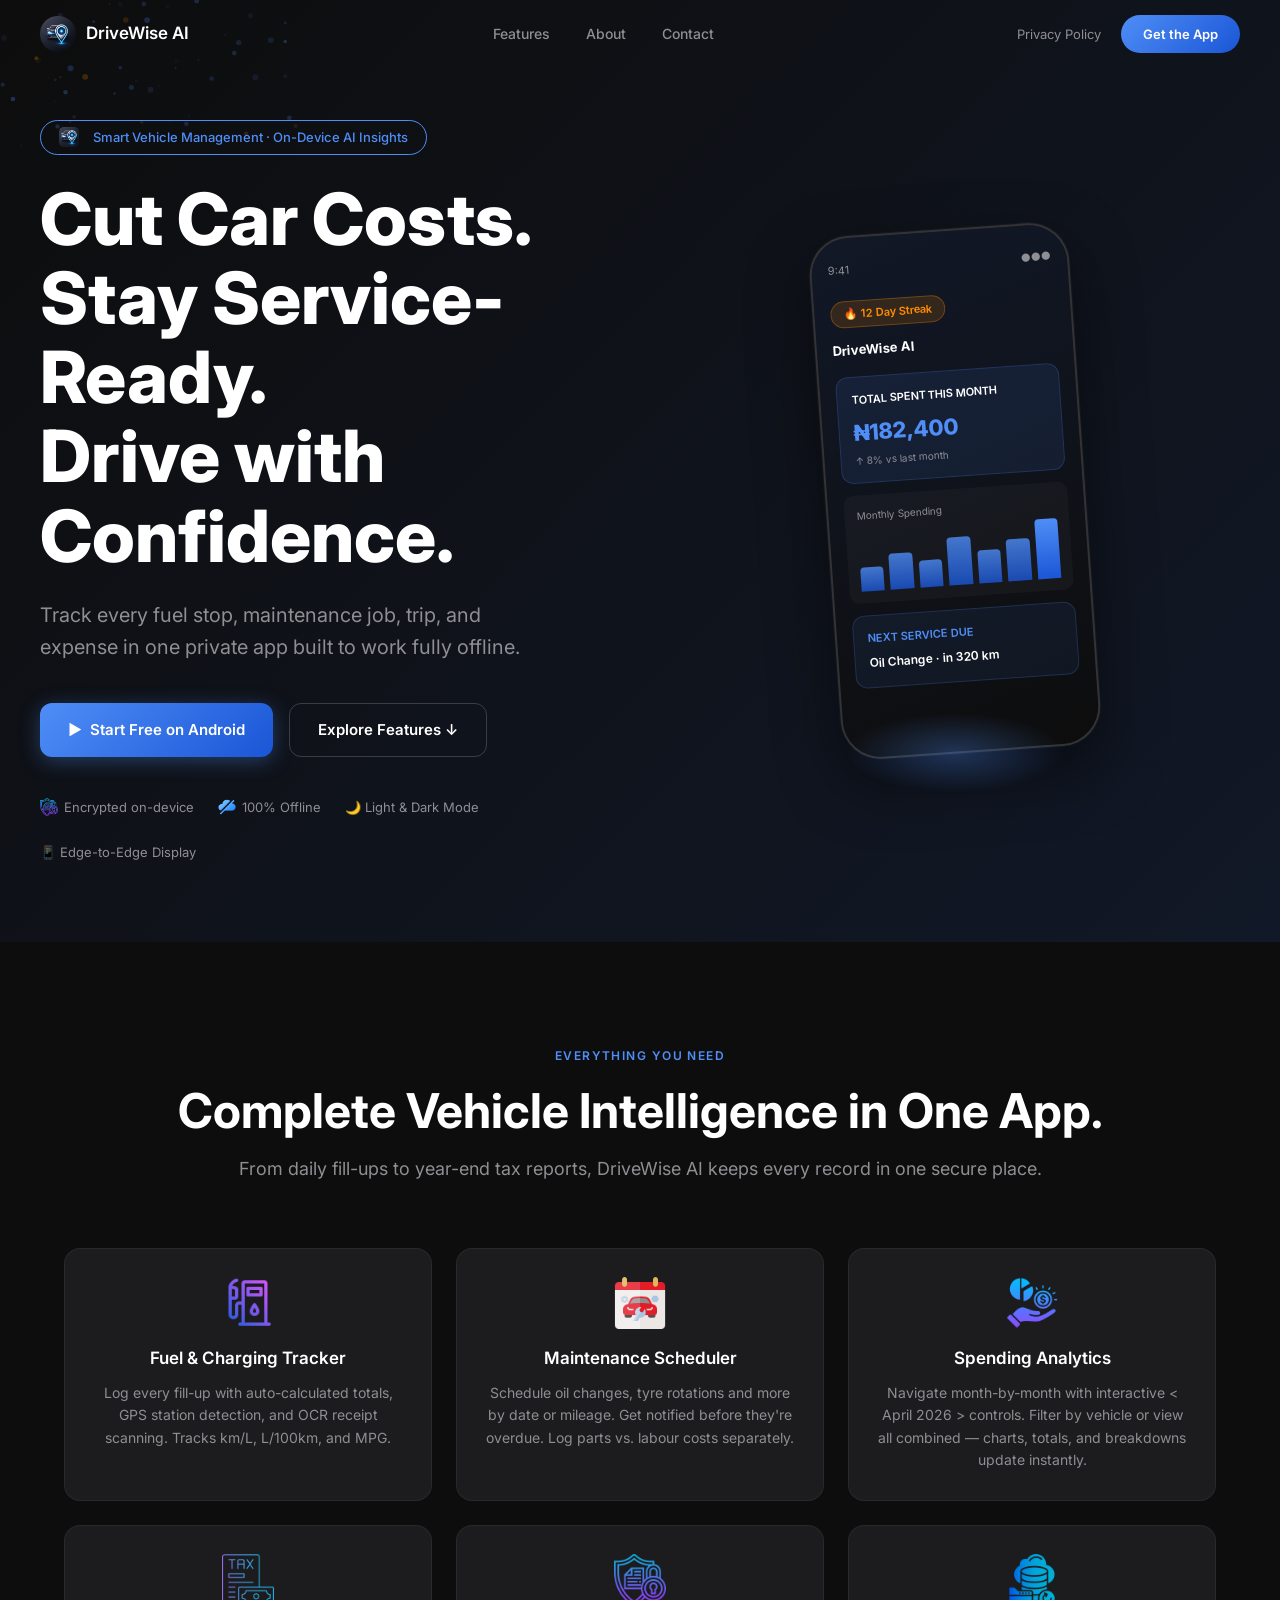
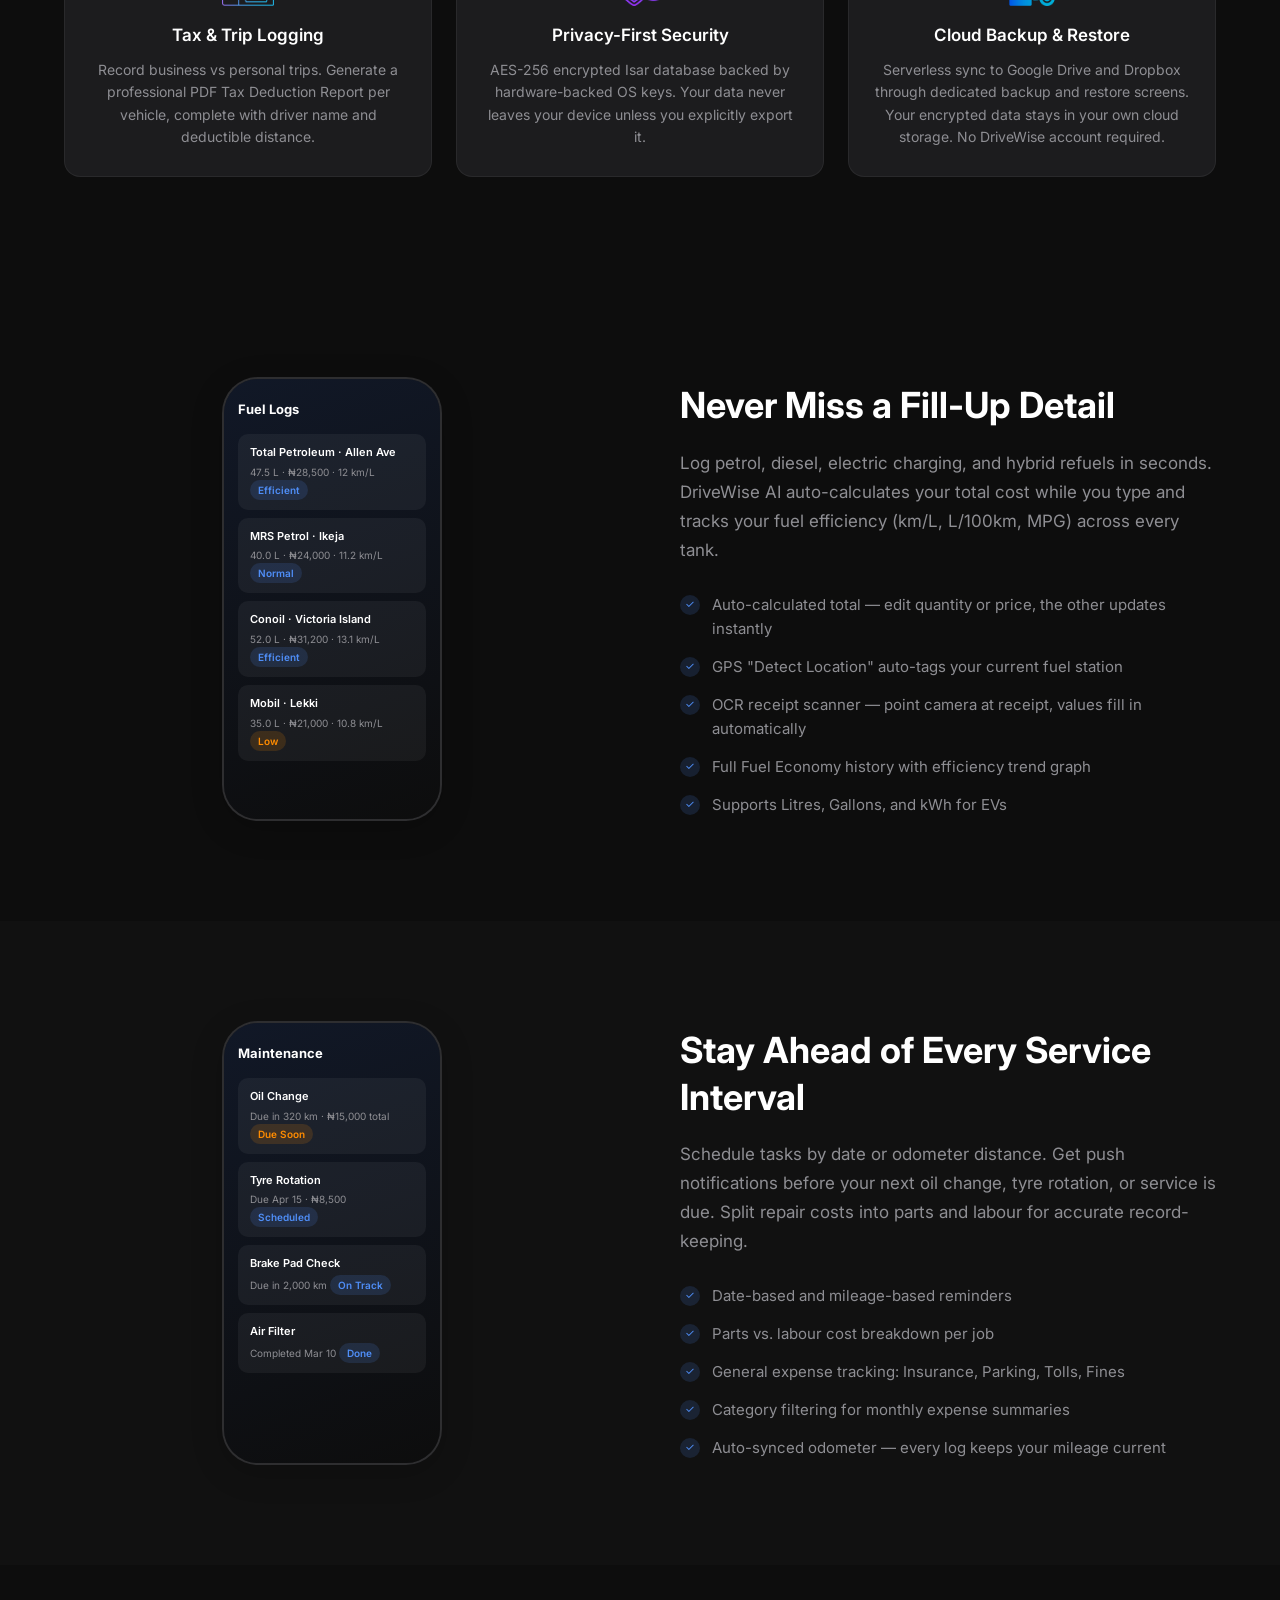
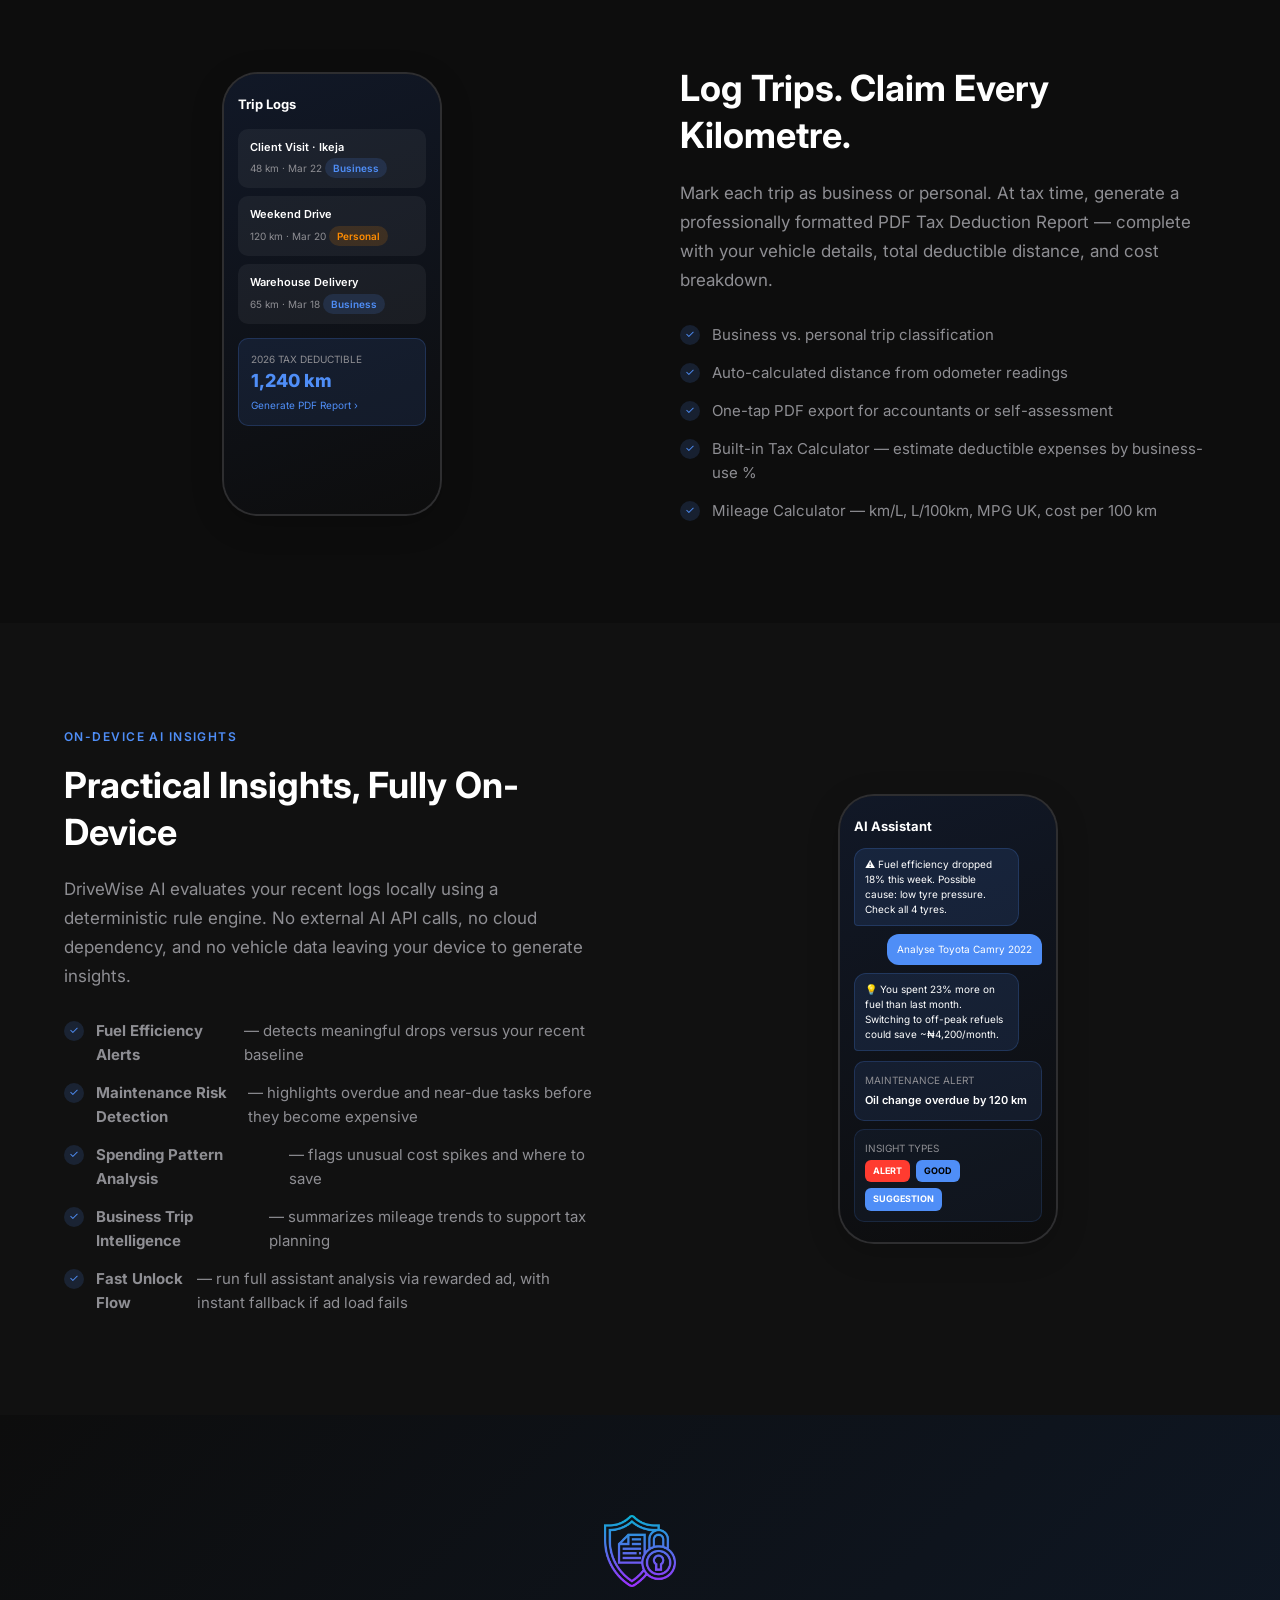
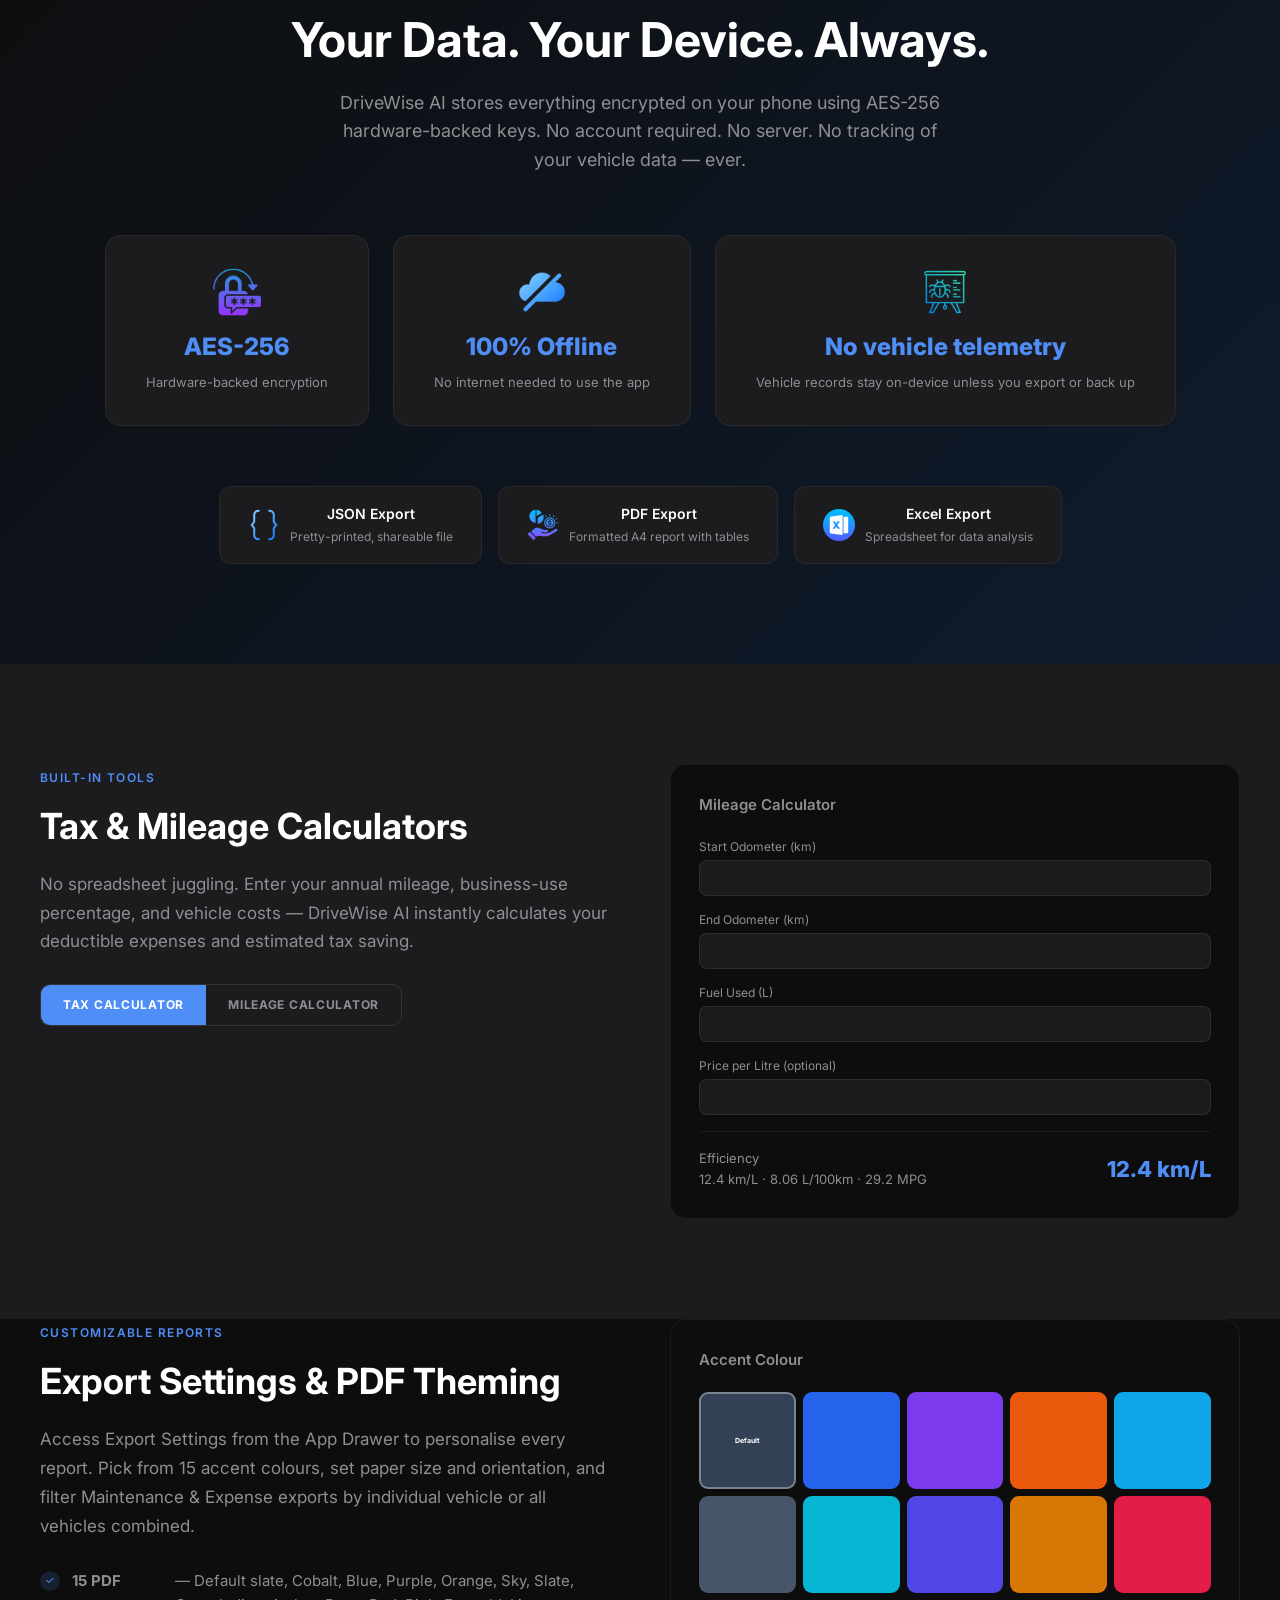
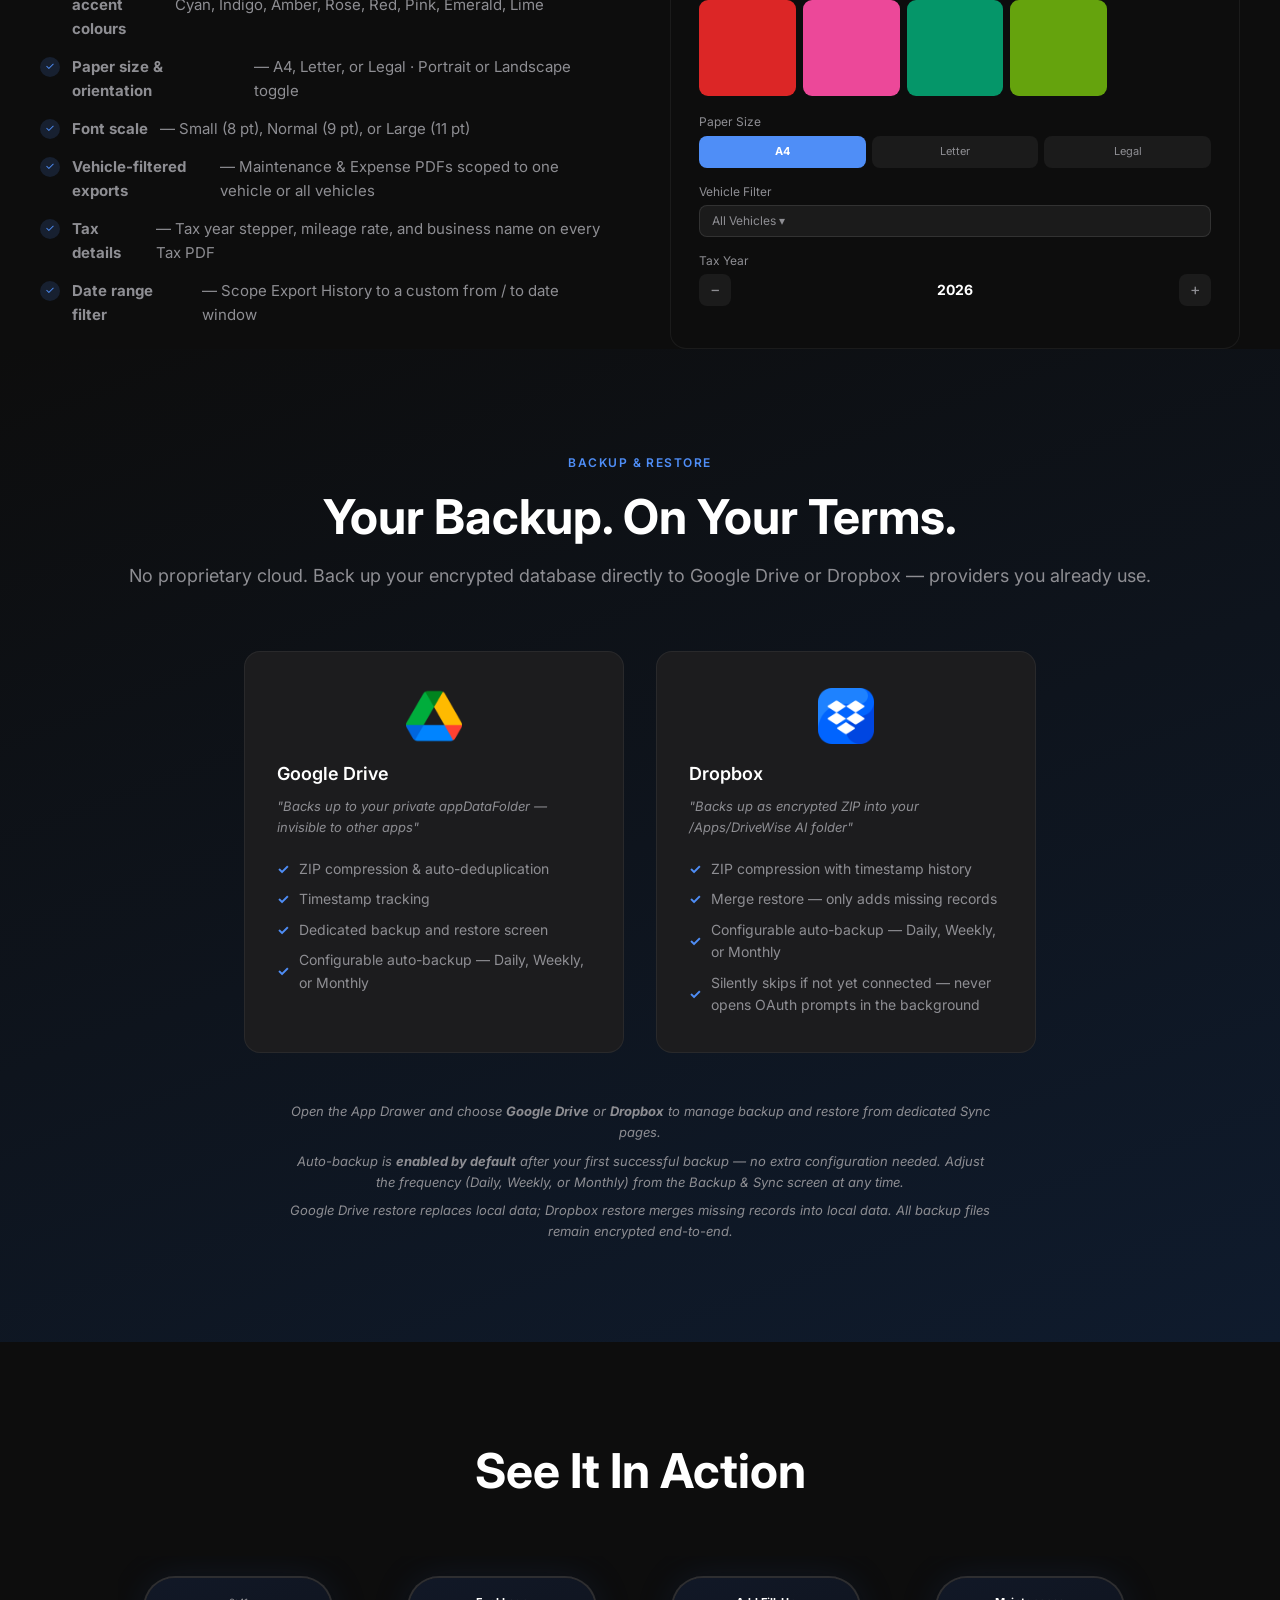
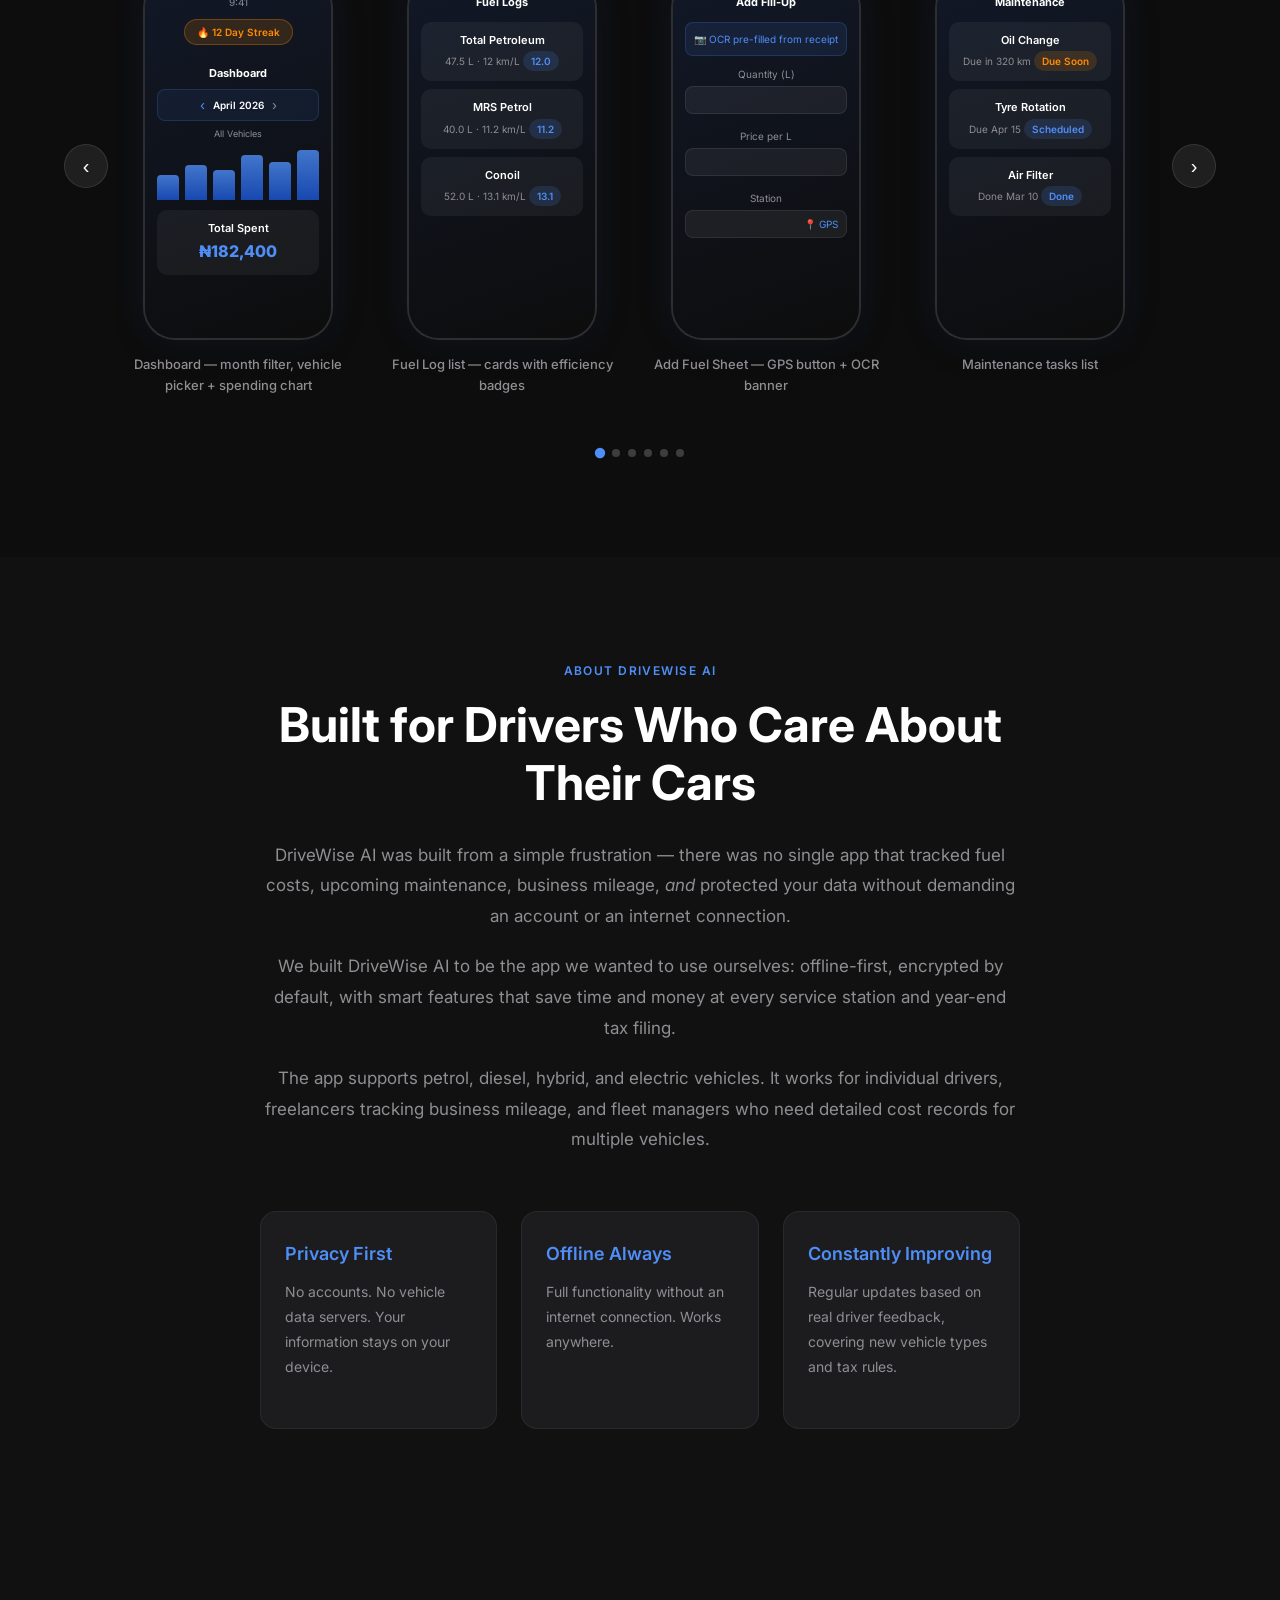
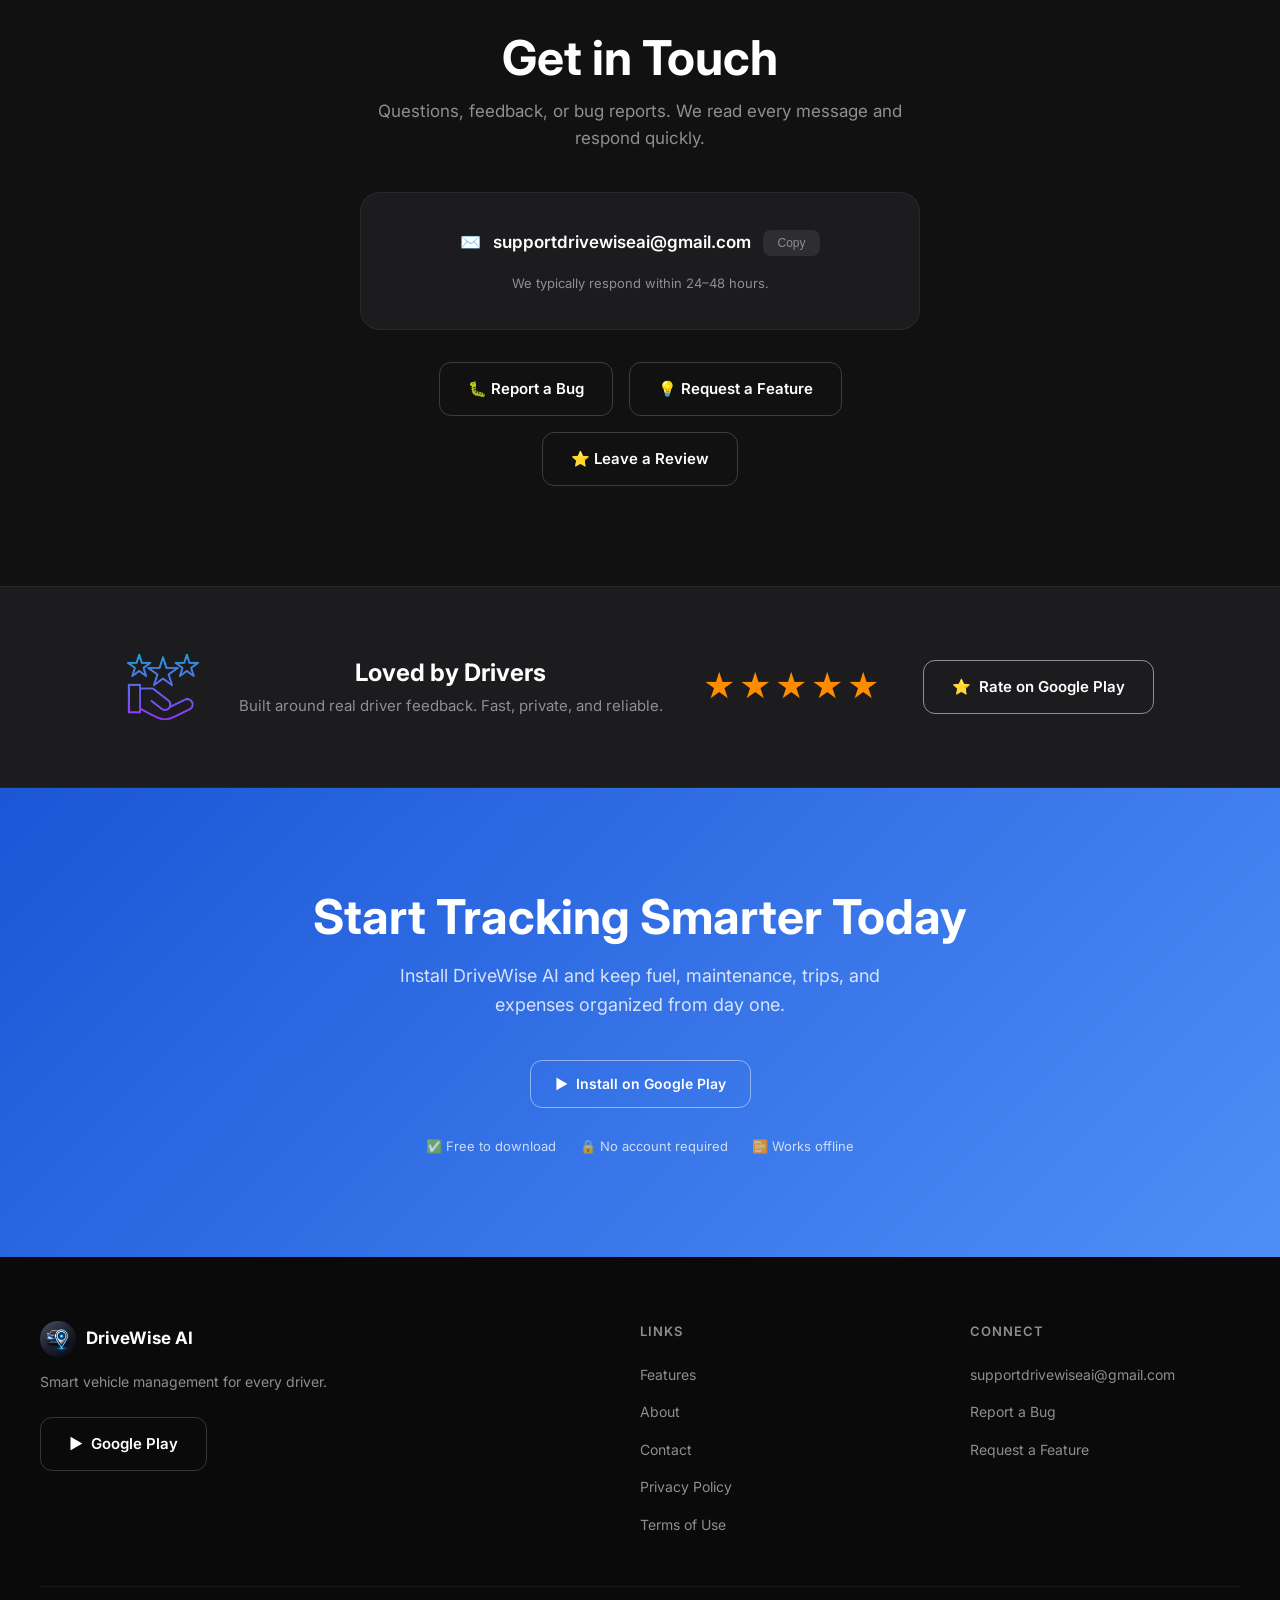
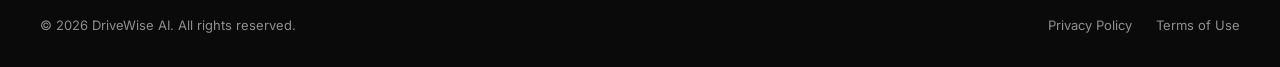
<file: index.html>
<!DOCTYPE html>
<html lang="en">
<head>
  <meta charset="UTF-8" />
  <meta name="viewport" content="width=device-width, initial-scale=1.0" />
  <title>DriveWise AI — Smart Vehicle Management App</title>
  <meta name="description" content="Track fuel, maintenance, trips, and expenses in one offline-first app. Get tax-ready reports, encrypted local storage, and on-device insights for Android." />
  <meta property="og:title" content="DriveWise AI — Drive Smarter" />
  <meta property="og:description" content="Encrypted vehicle tracker. Fuel logs, maintenance reminders, tax trip reports, and cloud backup — all offline, all private." />
  <meta property="og:image" content="/assets/og-preview.png" />
  <meta name="theme-color" content="#4F8EF7" />

  <!-- Favicon setup -->
  <link rel="icon" href="/assets/circle_splash.png" />
  <link rel="icon" type="image/png" sizes="32x32" href="/assets/circle_splash.png" />
  <link rel="icon" type="image/png" sizes="16x16" href="/assets/circle_splash.png" />
  <link rel="apple-touch-icon" sizes="180x180" href="/assets/circle_splash.png" />

  <link rel="preconnect" href="https://fonts.googleapis.com" />
  <link rel="preconnect" href="https://fonts.gstatic.com" crossorigin />
  <link href="https://fonts.googleapis.com/css2?family=Inter:wght@400;500;600;700;800&display=swap" rel="stylesheet" />
  <link rel="stylesheet" href="styles.css" />
</head>
<body>

<!-- =========================================================
     NAVIGATION BAR
     ========================================================= -->
<nav id="navbar" role="navigation" aria-label="Main navigation">
  <div class="nav-inner">

    <a href="#hero" class="nav-logo" aria-label="DriveWise AI home">
      <img src="assets/circle_splash.png" alt="DriveWise AI logo" class="nav-logo-img" width="36" height="36" />
      DriveWise AI
    </a>

    <ul class="nav-links" role="list">
      <li><a href="#features">Features</a></li>
      <li><a href="#about">About</a></li>
      <li><a href="#contact">Contact</a></li>
    </ul>

    <div class="nav-right">
      <a href="/privacy-policy/" class="nav-privacy-link">Privacy Policy</a>
      <a href="https://play.google.com/store/apps/details?id=com.drivewiseai"
         class="btn-get-app"
         target="_blank"
         rel="noopener noreferrer"
         aria-label="Get DriveWise AI on Google Play">Get the App</a>
      <button class="hamburger" aria-label="Open menu" aria-expanded="false" aria-controls="mobile-drawer" id="hamburger-btn">
        <span></span><span></span><span></span>
      </button>
    </div>

  </div>
</nav>

<!-- Mobile drawer -->
<div class="mobile-drawer" id="mobile-drawer" role="dialog" aria-modal="true" aria-label="Navigation menu">
  <a href="#features"      onclick="closeMobileMenu()">Features</a>
  <a href="#about"         onclick="closeMobileMenu()">About</a>
  <a href="#contact"       onclick="closeMobileMenu()">Contact</a>
  <a href="/privacy-policy/" onclick="closeMobileMenu()">Privacy Policy</a>
  <a href="https://play.google.com/store/apps/details?id=com.drivewiseai"
     class="btn btn-primary"
     target="_blank"
     rel="noopener noreferrer">Get the App</a>
</div>


<!-- =========================================================
     HERO SECTION
     ========================================================= -->
<section id="hero" aria-label="Hero">
  <canvas id="hero-canvas" aria-hidden="true"></canvas>

  <div class="hero-inner">
    <!-- Left column -->
    <div class="hero-content">
      <div class="hero-badge" aria-label="Smart Vehicle Management · On-Device AI Insights">
        <img src="assets/logo.png" alt="" aria-hidden="true" width="20" height="20" style="border-radius:4px;" />&nbsp;&nbsp;Smart Vehicle Management · On-Device AI Insights
      </div>

      <h1 class="hero-title">
        Drive Smarter.<br>
        Track Everything.<br>
        Save More.
      </h1>

      <p class="hero-sub">
        Your all-in-one offline-first co-pilot for vehicle costs.
        Log fuel, maintenance, trips, and expenses in seconds,
        then export tax-ready reports with data encrypted on your device.
      </p>

      <div class="hero-ctas">
        <a href="https://play.google.com/store/apps/details?id=com.drivewiseai"
           class="btn btn-primary"
           target="_blank"
           rel="noopener noreferrer"
           aria-label="Download DriveWise AI on Google Play">
          ▶&nbsp; Get it on Google Play
        </a>
        <a href="#features" class="btn btn-ghost">Explore Features ↓</a>
      </div>

      <div class="hero-trust" aria-label="Trust highlights">
        <span class="hero-trust-item"><img src="assets/data-security.png" alt="" aria-hidden="true" width="18" height="18" style="object-fit:contain;" /> Encrypted on-device</span>
        <span class="hero-trust-item"><img src="assets/offline.png" alt="" aria-hidden="true" width="18" height="18" style="object-fit:contain;" /> 100% Offline</span>
        <span class="hero-trust-item">🌙 Light &amp; Dark Mode</span>
        <span class="hero-trust-item">📱 Edge-to-Edge Display</span>
      </div>
    </div>

    <!-- Right column — phone mockup -->
    <div class="hero-phone" aria-hidden="true">
      <div class="phone-wrapper">
        <div class="phone-frame">
          <div class="phone-screen">
            <div class="phone-status">
              <span>9:41</span><span>●●●</span>
            </div>
            <div class="streak-badge">🔥 12 Day Streak</div>
            <div class="phone-header">DriveWise AI</div>
            <div class="phone-card-mock">
              <div class="phone-card-title">TOTAL SPENT THIS MONTH</div>
              <div class="phone-card-value">₦182,400</div>
              <div class="phone-card-sub">↑ 8% vs last month</div>
            </div>
            <div class="phone-chart-area">
              <div style="font-size:10px;color:var(--text-secondary);margin-bottom:8px;">Monthly Spending</div>
              <div class="phone-chart-bars">
                <div class="phone-bar" style="height:40%"></div>
                <div class="phone-bar" style="height:60%"></div>
                <div class="phone-bar" style="height:45%"></div>
                <div class="phone-bar" style="height:80%"></div>
                <div class="phone-bar" style="height:55%"></div>
                <div class="phone-bar" style="height:70%"></div>
                <div class="phone-bar" style="height:100%;opacity:1"></div>
              </div>
            </div>
            <div class="phone-card-mock" style="margin-top:12px;background:rgba(79,142,247,0.08);border-color:rgba(79,142,247,0.2)">
              <div class="phone-card-title" style="color:var(--success)">NEXT SERVICE DUE</div>
              <div style="font-size:12px;font-weight:600;">Oil Change · in 320 km</div>
            </div>
          </div>
        </div>
      </div>
    </div>
  </div>
</section>


<!-- =========================================================
     3. KEY FEATURES OVERVIEW
     ========================================================= -->
<section id="features" class="section section--dark" aria-labelledby="features-heading">
  <div class="container">
    <div class="features-header fade-up">
      <span class="label-pill">EVERYTHING YOU NEED</span>
      <h2 id="features-heading">Complete Vehicle Intelligence in One App.</h2>
      <p>From daily fill-ups to year-end tax reports, DriveWise AI keeps every record in one secure place.</p>
    </div>

    <div class="features-grid">
      <article class="card feature-card fade-up">
        <img src="assets/gas-station.png" class="feature-icon" alt="" aria-hidden="true" />
        <h4>Fuel &amp; Charging Tracker</h4>
        <p>Log every fill-up with auto-calculated totals, GPS station detection, and OCR receipt scanning. Tracks km/L, L/100km, and MPG.</p>
      </article>
      <article class="card feature-card fade-up" style="transition-delay:0.1s">
        <img src="assets/service-management.png" class="feature-icon" alt="" aria-hidden="true" />
        <h4>Maintenance Scheduler</h4>
        <p>Schedule oil changes, tyre rotations and more by date or mileage. Get notified before they're overdue. Log parts vs. labour costs separately.</p>
      </article>
      <article class="card feature-card fade-up" style="transition-delay:0.2s">
        <img src="assets/divestiture.png" class="feature-icon" alt="" aria-hidden="true" />
        <h4>Spending Analytics</h4>
        <p>Navigate month-by-month with interactive &lt; April 2026 &gt; controls. Filter by vehicle or view all combined — charts, totals, and breakdowns update instantly.</p>
      </article>
      <article class="card feature-card fade-up" style="transition-delay:0.3s">
        <img src="assets/tax.png" class="feature-icon" alt="" aria-hidden="true" />
        <h4>Tax &amp; Trip Logging</h4>
        <p>Record business vs personal trips. Generate a professional PDF Tax Deduction Report per vehicle, complete with driver name and deductible distance.</p>
      </article>
      <article class="card feature-card fade-up" style="transition-delay:0.4s">
        <img src="assets/data-security.png" class="feature-icon" alt="" aria-hidden="true" />
        <h4>Privacy-First Security</h4>
        <p>AES-256 encrypted Isar database backed by hardware-backed OS keys. Your data never leaves your device unless you explicitly export it.</p>
      </article>
      <article class="card feature-card fade-up" style="transition-delay:0.5s">
        <img src="assets/backup.png" class="feature-icon" alt="" aria-hidden="true" />
        <h4>Cloud Backup &amp; Restore</h4>
        <p>Serverless sync to Google Drive and Dropbox through dedicated backup and restore screens. Your encrypted data stays in your own cloud storage. No DriveWise account required.</p>
      </article>
    </div>
  </div>
</section>


<!-- =========================================================
     4. DEEP-DIVE 1 — FUEL & CHARGING
     ========================================================= -->
<section class="deep-dive" aria-labelledby="fuel-heading">
  <div class="dive-inner">
    <div class="dive-phone fade-up" aria-hidden="true">
      <div class="dive-phone-frame">
        <div class="dive-phone-screen">
          <div style="font-size:13px;font-weight:700;margin-bottom:14px;">Fuel Logs</div>
          <div class="mock-list">
            <div class="mock-item">
              <div class="mock-item-title">Total Petroleum · Allen Ave</div>
              <div class="mock-item-sub">47.5 L · ₦28,500 · 12 km/L <span class="mock-item-badge badge-green">Efficient</span></div>
            </div>
            <div class="mock-item">
              <div class="mock-item-title">MRS Petrol · Ikeja</div>
              <div class="mock-item-sub">40.0 L · ₦24,000 · 11.2 km/L <span class="mock-item-badge badge-blue">Normal</span></div>
            </div>
            <div class="mock-item">
              <div class="mock-item-title">Conoil · Victoria Island</div>
              <div class="mock-item-sub">52.0 L · ₦31,200 · 13.1 km/L <span class="mock-item-badge badge-green">Efficient</span></div>
            </div>
            <div class="mock-item">
              <div class="mock-item-title">Mobil · Lekki</div>
              <div class="mock-item-sub">35.0 L · ₦21,000 · 10.8 km/L <span class="mock-item-badge badge-orange">Low</span></div>
            </div>
          </div>
        </div>
      </div>
    </div>
    <div class="dive-content fade-up">
      <h3 id="fuel-heading">Never Miss a Fill-Up Detail</h3>
      <p>
        Log petrol, diesel, electric charging, and hybrid refuels in seconds.
        DriveWise AI auto-calculates your total cost while you type and
        tracks your fuel efficiency (km/L, L/100km, MPG) across every tank.
      </p>
      <ul class="dive-bullets" role="list">
        <li class="dive-bullet"><span class="dive-bullet-check" aria-hidden="true">✓</span>Auto-calculated total — edit quantity or price, the other updates instantly</li>
        <li class="dive-bullet"><span class="dive-bullet-check" aria-hidden="true">✓</span>GPS "Detect Location" auto-tags your current fuel station</li>
        <li class="dive-bullet"><span class="dive-bullet-check" aria-hidden="true">✓</span>OCR receipt scanner — point camera at receipt, values fill in automatically</li>
        <li class="dive-bullet"><span class="dive-bullet-check" aria-hidden="true">✓</span>Full Fuel Economy history with efficiency trend graph</li>
        <li class="dive-bullet"><span class="dive-bullet-check" aria-hidden="true">✓</span>Supports Litres, Gallons, and kWh for EVs</li>
      </ul>
    </div>
  </div>
</section>


<!-- =========================================================
     5. DEEP-DIVE 2 — MAINTENANCE & EXPENSES
     ========================================================= -->
<section class="deep-dive deep-dive--alt" aria-labelledby="maintenance-heading">
  <div class="dive-inner dive-inner--rev">
    <div class="dive-content fade-up">
      <h3 id="maintenance-heading">Stay Ahead of Every Service Interval</h3>
      <p>
        Schedule tasks by date or odometer distance. Get push notifications
        before your next oil change, tyre rotation, or service is due.
        Split repair costs into parts and labour for accurate record-keeping.
      </p>
      <ul class="dive-bullets" role="list">
        <li class="dive-bullet"><span class="dive-bullet-check" aria-hidden="true">✓</span>Date-based and mileage-based reminders</li>
        <li class="dive-bullet"><span class="dive-bullet-check" aria-hidden="true">✓</span>Parts vs. labour cost breakdown per job</li>
        <li class="dive-bullet"><span class="dive-bullet-check" aria-hidden="true">✓</span>General expense tracking: Insurance, Parking, Tolls, Fines</li>
        <li class="dive-bullet"><span class="dive-bullet-check" aria-hidden="true">✓</span>Category filtering for monthly expense summaries</li>
        <li class="dive-bullet"><span class="dive-bullet-check" aria-hidden="true">✓</span>Auto-synced odometer — every log keeps your mileage current</li>
      </ul>
    </div>
    <div class="dive-phone fade-up" aria-hidden="true">
      <div class="dive-phone-frame">
        <div class="dive-phone-screen">
          <div style="font-size:13px;font-weight:700;margin-bottom:14px;">Maintenance</div>
          <div class="mock-list">
            <div class="mock-item">
              <div class="mock-item-title">Oil Change</div>
              <div class="mock-item-sub">Due in 320 km · ₦15,000 total <span class="mock-item-badge badge-orange">Due Soon</span></div>
            </div>
            <div class="mock-item">
              <div class="mock-item-title">Tyre Rotation</div>
              <div class="mock-item-sub">Due Apr 15 · ₦8,500 <span class="mock-item-badge badge-blue">Scheduled</span></div>
            </div>
            <div class="mock-item">
              <div class="mock-item-title">Brake Pad Check</div>
              <div class="mock-item-sub">Due in 2,000 km <span class="mock-item-badge badge-green">On Track</span></div>
            </div>
            <div class="mock-item">
              <div class="mock-item-title">Air Filter</div>
              <div class="mock-item-sub">Completed Mar 10 <span class="mock-item-badge badge-green">Done</span></div>
            </div>
          </div>
        </div>
      </div>
    </div>
  </div>
</section>


<!-- =========================================================
     6. DEEP-DIVE 3 — TAX & TRIPS
     ========================================================= -->
<section class="deep-dive" aria-labelledby="trips-heading">
  <div class="dive-inner">
    <div class="dive-phone fade-up" aria-hidden="true">
      <div class="dive-phone-frame">
        <div class="dive-phone-screen">
          <div style="font-size:13px;font-weight:700;margin-bottom:14px;">Trip Logs</div>
          <div class="mock-list">
            <div class="mock-item">
              <div class="mock-item-title">Client Visit · Ikeja</div>
              <div class="mock-item-sub">48 km · Mar 22 <span class="mock-item-badge badge-blue">Business</span></div>
            </div>
            <div class="mock-item">
              <div class="mock-item-title">Weekend Drive</div>
              <div class="mock-item-sub">120 km · Mar 20 <span class="mock-item-badge badge-orange">Personal</span></div>
            </div>
            <div class="mock-item">
              <div class="mock-item-title">Warehouse Delivery</div>
              <div class="mock-item-sub">65 km · Mar 18 <span class="mock-item-badge badge-blue">Business</span></div>
            </div>
          </div>
          <div style="margin-top:14px;background:rgba(79,142,247,0.1);border:1px solid rgba(79,142,247,0.2);border-radius:10px;padding:12px;">
            <div style="font-size:10px;color:var(--text-secondary);">2026 TAX DEDUCTIBLE</div>
            <div style="font-size:18px;font-weight:800;color:var(--primary);">1,240 km</div>
            <div style="font-size:10px;color:var(--success);margin-top:2px;">Generate PDF Report ›</div>
          </div>
        </div>
      </div>
    </div>
    <div class="dive-content fade-up">
      <h3 id="trips-heading">Log Trips. Claim Every Kilometre.</h3>
      <p>
        Mark each trip as business or personal. At tax time, generate a
        professionally formatted PDF Tax Deduction Report — complete with
        your vehicle details, total deductible distance, and cost breakdown.
      </p>
      <ul class="dive-bullets" role="list">
        <li class="dive-bullet"><span class="dive-bullet-check" aria-hidden="true">✓</span>Business vs. personal trip classification</li>
        <li class="dive-bullet"><span class="dive-bullet-check" aria-hidden="true">✓</span>Auto-calculated distance from odometer readings</li>
        <li class="dive-bullet"><span class="dive-bullet-check" aria-hidden="true">✓</span>One-tap PDF export for accountants or self-assessment</li>
        <li class="dive-bullet"><span class="dive-bullet-check" aria-hidden="true">✓</span>Built-in Tax Calculator — estimate deductible expenses by business-use %</li>
        <li class="dive-bullet"><span class="dive-bullet-check" aria-hidden="true">✓</span>Mileage Calculator — km/L, L/100km, MPG UK, cost per 100 km</li>
      </ul>
    </div>
  </div>
</section>


<!-- =========================================================
     6B. DEEP-DIVE 4 — AI INTELLIGENCE SPOTLIGHT
     ========================================================= -->
<section class="deep-dive deep-dive--alt" aria-labelledby="ai-heading">
  <div class="dive-inner">
    <div class="dive-content fade-up">
      <span class="label-pill">ON-DEVICE AI INSIGHTS</span>
      <h3 id="ai-heading">Practical Insights, Fully On-Device</h3>
      <p>
        DriveWise AI evaluates your recent logs locally using a deterministic
        rule engine. No external AI API calls, no cloud dependency, and no vehicle
        data leaving your device to generate insights.
      </p>
      <ul class="dive-bullets" role="list">
        <li class="dive-bullet"><span class="dive-bullet-check" aria-hidden="true">✓</span><strong>Fuel Efficiency Alerts</strong> — detects meaningful drops versus your recent baseline</li>
        <li class="dive-bullet"><span class="dive-bullet-check" aria-hidden="true">✓</span><strong>Maintenance Risk Detection</strong> — highlights overdue and near-due tasks before they become expensive</li>
        <li class="dive-bullet"><span class="dive-bullet-check" aria-hidden="true">✓</span><strong>Spending Pattern Analysis</strong> — flags unusual cost spikes and where to save</li>
        <li class="dive-bullet"><span class="dive-bullet-check" aria-hidden="true">✓</span><strong>Business Trip Intelligence</strong> — summarizes mileage trends to support tax planning</li>
        <li class="dive-bullet"><span class="dive-bullet-check" aria-hidden="true">✓</span><strong>Fast Unlock Flow</strong> — run full assistant analysis via rewarded ad, with instant fallback if ad load fails</li>
      </ul>
    </div>
    <div class="dive-phone fade-up" aria-hidden="true">
      <div class="dive-phone-frame">
        <div class="dive-phone-screen">
          <div style="font-size:13px;font-weight:700;margin-bottom:12px;">AI Assistant</div>
          <div class="ai-chat">
            <div class="ai-msg ai-msg--bot">⚠️ Fuel efficiency dropped 18% this week. Possible cause: low tyre pressure. Check all 4 tyres.</div>
            <div class="ai-msg ai-msg--user">Analyse Toyota Camry 2022</div>
            <div class="ai-msg ai-msg--bot">💡 You spent 23% more on fuel than last month. Switching to off-peak refuels could save ~₦4,200/month.</div>
          </div>
          <div style="margin-top:10px;background:rgba(79,142,247,0.1);border:1px solid rgba(79,142,247,0.2);border-radius:10px;padding:10px;">
            <div style="font-size:10px;color:var(--text-secondary);margin-bottom:4px;">MAINTENANCE ALERT</div>
            <div style="font-size:11px;font-weight:600;">Oil change overdue by 120 km</div>
          </div>
          <div style="margin-top:8px;background:rgba(79,142,247,0.06);border:1px solid rgba(79,142,247,0.15);border-radius:10px;padding:10px;">
            <div style="font-size:10px;color:var(--text-secondary);margin-bottom:4px;">INSIGHT TYPES</div>
            <div style="display:flex;gap:6px;flex-wrap:wrap;">
              <span style="background:#FF3B30;border-radius:6px;padding:4px 8px;font-size:9px;font-weight:700;color:#fff;">ALERT</span>
              <span style="background:var(--success);border-radius:6px;padding:4px 8px;font-size:9px;font-weight:700;color:#000;">GOOD</span>
              <span style="background:var(--primary);border-radius:6px;padding:4px 8px;font-size:9px;font-weight:700;">SUGGESTION</span>
            </div>
          </div>
        </div>
      </div>
    </div>
  </div>
</section>


<!-- =========================================================
     7. PRIVACY & SECURITY
     ========================================================= -->
<section id="privacy-section" aria-labelledby="privacy-sec-heading">
  <img src="assets/data-security.png" class="privacy-lock" alt="" aria-hidden="true" />
  <h2 id="privacy-sec-heading">Your Data. Your Device. Always.</h2>
  <p class="section-sub text-muted">
    DriveWise AI stores everything encrypted on your phone using AES-256
    hardware-backed keys. No account required. No server. No tracking
    of your vehicle data — ever.
  </p>

  <div class="privacy-stats" role="list">
    <div class="privacy-stat-card card fade-up" role="listitem">
      <div class="privacy-stat-icon" aria-hidden="true"><img src="assets/reset-password.png" alt="" width="48" height="48" style="object-fit:contain;" /></div>
      <div class="privacy-stat-value">AES-256</div>
      <div class="privacy-stat-label">Hardware-backed encryption</div>
    </div>
    <div class="privacy-stat-card card fade-up" style="transition-delay:0.1s" role="listitem">
      <div class="privacy-stat-icon" aria-hidden="true"><img src="assets/offline.png" alt="" width="48" height="48" style="object-fit:contain;" /></div>
      <div class="privacy-stat-value">100% Offline</div>
      <div class="privacy-stat-label">No internet needed to use the app</div>
    </div>
    <div class="privacy-stat-card card fade-up" style="transition-delay:0.2s" role="listitem">
      <div class="privacy-stat-icon" aria-hidden="true"><img src="assets/bug-report.png" alt="" width="48" height="48" style="object-fit:contain;" /></div>
      <div class="privacy-stat-value">No vehicle telemetry</div>
      <div class="privacy-stat-label">Vehicle records stay on-device unless you export or back up</div>
    </div>
  </div>

  <div class="export-row fade-up" aria-label="Export formats">
    <div class="export-card">
      <img src="assets/braces.png" class="export-card-icon" alt="" aria-hidden="true" />
      <div>
        <div>JSON Export</div>
        <div class="export-card-desc">Pretty-printed, shareable file</div>
      </div>
    </div>
    <div class="export-card">
      <img src="assets/divestiture.png" class="export-card-icon" alt="" aria-hidden="true" />
      <div>
        <div>PDF Export</div>
        <div class="export-card-desc">Formatted A4 report with tables</div>
      </div>
    </div>
    <div class="export-card">
      <img src="assets/excel.png" class="export-card-icon" alt="" aria-hidden="true" />
      <div>
        <div>Excel Export</div>
        <div class="export-card-desc">Spreadsheet for data analysis</div>
      </div>
    </div>
  </div>
</section>


<!-- =========================================================
     8. CALCULATORS SPOTLIGHT
     ========================================================= -->
<section id="calculators" aria-labelledby="calc-heading">
  <div class="calc-inner">
    <div class="calc-content fade-up">
      <span class="label-pill">BUILT-IN TOOLS</span>
      <h3 id="calc-heading">Tax &amp; Mileage Calculators</h3>
      <p>
        No spreadsheet juggling. Enter your annual mileage, business-use
        percentage, and vehicle costs — DriveWise AI instantly calculates
        your deductible expenses and estimated tax saving.
      </p>
      <div class="calc-tabs" role="tablist" aria-label="Calculator tabs">
        <div class="calc-tab active" role="tab" aria-selected="true">TAX CALCULATOR</div>
        <div class="calc-tab"        role="tab" aria-selected="false">MILEAGE CALCULATOR</div>
      </div>
    </div>
    <div class="calc-mock fade-up" aria-hidden="true">
      <h4>Mileage Calculator</h4>
      <div class="calc-field">
        <label>Start Odometer (km)</label>
        <div class="calc-field-bar"></div>
      </div>
      <div class="calc-field">
        <label>End Odometer (km)</label>
        <div class="calc-field-bar"></div>
      </div>
      <div class="calc-field">
        <label>Fuel Used (L)</label>
        <div class="calc-field-bar"></div>
      </div>
      <div class="calc-field">
        <label>Price per Litre (optional)</label>
        <div class="calc-field-bar"></div>
      </div>
      <div class="calc-output">
        <div>
          <div class="calc-output-label">Efficiency</div>
          <div style="font-size:13px;color:var(--text-secondary);">12.4 km/L · 8.06 L/100km · 29.2 MPG</div>
        </div>
        <div class="calc-output-value">12.4 km/L</div>
      </div>
    </div>
  </div>
</section>


<!-- =========================================================
     8B. EXPORT SETTINGS SPOTLIGHT
     ========================================================= -->
<section id="export-settings" aria-labelledby="export-settings-heading">
  <div class="calc-inner">
    <div class="calc-content fade-up">
      <span class="label-pill">CUSTOMIZABLE REPORTS</span>
      <h3 id="export-settings-heading">Export Settings &amp; PDF Theming</h3>
      <p>
        Access Export Settings from the App Drawer to personalise every report.
        Pick from 15 accent colours, set paper size and orientation, and filter
        Maintenance &amp; Expense exports by individual vehicle or all vehicles combined.
      </p>
      <ul class="dive-bullets" role="list">
        <li class="dive-bullet"><span class="dive-bullet-check" aria-hidden="true">✓</span><strong>15 PDF accent colours</strong> — Default slate, Cobalt, Blue, Purple, Orange, Sky, Slate, Cyan, Indigo, Amber, Rose, Red, Pink, Emerald, Lime</li>
        <li class="dive-bullet"><span class="dive-bullet-check" aria-hidden="true">✓</span><strong>Paper size &amp; orientation</strong> — A4, Letter, or Legal · Portrait or Landscape toggle</li>
        <li class="dive-bullet"><span class="dive-bullet-check" aria-hidden="true">✓</span><strong>Font scale</strong> — Small (8 pt), Normal (9 pt), or Large (11 pt)</li>
        <li class="dive-bullet"><span class="dive-bullet-check" aria-hidden="true">✓</span><strong>Vehicle-filtered exports</strong> — Maintenance &amp; Expense PDFs scoped to one vehicle or all vehicles</li>
        <li class="dive-bullet"><span class="dive-bullet-check" aria-hidden="true">✓</span><strong>Tax details</strong> — Tax year stepper, mileage rate, and business name on every Tax PDF</li>
        <li class="dive-bullet"><span class="dive-bullet-check" aria-hidden="true">✓</span><strong>Date range filter</strong> — Scope Export History to a custom from / to date window</li>
      </ul>
    </div>
    <div class="calc-mock fade-up" aria-hidden="true">
      <h4>Accent Colour</h4>
      <div style="display:grid;grid-template-columns:repeat(5,1fr);gap:7px;margin-bottom:16px;">
        <div style="aspect-ratio:1;border-radius:9px;background:#334155;border:2px solid rgba(255,255,255,0.35);display:flex;align-items:center;justify-content:center;"><span style="font-size:7px;color:#fff;font-weight:700;">Default</span></div>
        <div style="aspect-ratio:1;border-radius:9px;background:#2563EB;"></div>
        <div style="aspect-ratio:1;border-radius:9px;background:#7C3AED;"></div>
        <div style="aspect-ratio:1;border-radius:9px;background:#EA580C;"></div>
        <div style="aspect-ratio:1;border-radius:9px;background:#0EA5E9;"></div>
        <div style="aspect-ratio:1;border-radius:9px;background:#475569;"></div>
        <div style="aspect-ratio:1;border-radius:9px;background:#06B6D4;"></div>
        <div style="aspect-ratio:1;border-radius:9px;background:#4F46E5;"></div>
        <div style="aspect-ratio:1;border-radius:9px;background:#D97706;"></div>
        <div style="aspect-ratio:1;border-radius:9px;background:#E11D48;"></div>
        <div style="aspect-ratio:1;border-radius:9px;background:#DC2626;"></div>
        <div style="aspect-ratio:1;border-radius:9px;background:#EC4899;"></div>
        <div style="aspect-ratio:1;border-radius:9px;background:#059669;"></div>
        <div style="aspect-ratio:1;border-radius:9px;background:#65A30D;"></div>
      </div>
      <div class="calc-field">
        <label>Paper Size</label>
        <div style="display:flex;gap:6px;">
          <div style="flex:1;height:32px;background:var(--primary);border-radius:8px;display:flex;align-items:center;justify-content:center;font-size:11px;font-weight:700;">A4</div>
          <div style="flex:1;height:32px;background:rgba(255,255,255,0.06);border-radius:8px;display:flex;align-items:center;justify-content:center;font-size:11px;color:var(--text-secondary);">Letter</div>
          <div style="flex:1;height:32px;background:rgba(255,255,255,0.06);border-radius:8px;display:flex;align-items:center;justify-content:center;font-size:11px;color:var(--text-secondary);">Legal</div>
        </div>
      </div>
      <div class="calc-field">
        <label>Vehicle Filter</label>
        <div style="height:32px;background:rgba(255,255,255,0.06);border-radius:8px;border:1px solid rgba(255,255,255,0.1);display:flex;align-items:center;padding:0 12px;font-size:12px;color:var(--text-secondary);">All Vehicles ▾</div>
      </div>
      <div class="calc-field">
        <label>Tax Year</label>
        <div style="display:flex;align-items:center;gap:10px;">
          <div style="width:32px;height:32px;background:rgba(255,255,255,0.06);border-radius:8px;display:flex;align-items:center;justify-content:center;font-size:16px;color:var(--text-secondary);">−</div>
          <div style="flex:1;text-align:center;font-size:14px;font-weight:700;">2026</div>
          <div style="width:32px;height:32px;background:rgba(255,255,255,0.06);border-radius:8px;display:flex;align-items:center;justify-content:center;font-size:16px;color:var(--text-secondary);">+</div>
        </div>
      </div>
    </div>
  </div>
</section>


<!-- =========================================================
     9. CLOUD SYNC SPOTLIGHT
     ========================================================= -->
<section id="cloud-sync" aria-labelledby="cloud-heading">
  <div class="container">
    <div class="cloud-header fade-up">
      <span class="label-pill">BACKUP &amp; RESTORE</span>
      <h2 id="cloud-heading">Your Backup. On Your Terms.</h2>
      <p>No proprietary cloud. Back up your encrypted database directly to Google Drive or Dropbox — providers you already use.</p>
    </div>

    <div class="cloud-cards">
      <div class="card cloud-card fade-up">
        <img src="assets/google-drive.png" class="cloud-card-icon" alt="" aria-hidden="true" />
        <h4>Google Drive</h4>
        <p class="cloud-card-tagline">"Backs up to your private appDataFolder — invisible to other apps"</p>
        <ul class="cloud-features" role="list">
          <li class="cloud-feature">ZIP compression &amp; auto-deduplication</li>
          <li class="cloud-feature">Timestamp tracking</li>
          <li class="cloud-feature">Dedicated backup and restore screen</li>
          <li class="cloud-feature">Configurable auto-backup — Daily, Weekly, or Monthly</li>
        </ul>
      </div>
      <div class="card cloud-card fade-up" style="transition-delay:0.1s">
        <img src="assets/dropbox.png" class="cloud-card-icon" alt="" aria-hidden="true" />
        <h4>Dropbox</h4>
        <p class="cloud-card-tagline">"Backs up as encrypted ZIP into your /Apps/DriveWise AI folder"</p>
        <ul class="cloud-features" role="list">
          <li class="cloud-feature">ZIP compression with timestamp history</li>
          <li class="cloud-feature">Merge restore — only adds missing records</li>
          <li class="cloud-feature">Configurable auto-backup — Daily, Weekly, or Monthly</li>
          <li class="cloud-feature">Silently skips if not yet connected — never opens OAuth prompts in the background</li>
        </ul>
      </div>
    </div>

    <div class="cloud-note fade-up">
      <p class="cloud-note-restore">
        Open the App Drawer and choose <strong>Google Drive</strong> or <strong>Dropbox</strong> to manage backup and restore from dedicated Sync pages.
      </p>
      <p class="cloud-note-restore" style="margin-top:8px;">
        Auto-backup is <strong>enabled by default</strong> after your first successful backup — no extra configuration needed. Adjust the frequency (Daily, Weekly, or Monthly) from the Backup &amp; Sync screen at any time.
      </p>
      <p class="cloud-note-restore" style="margin-top:8px;">
        Google Drive restore replaces local data; Dropbox restore merges missing records into local data. All backup files remain encrypted end-to-end.
      </p>
    </div>
  </div>
</section>


<!-- =========================================================
     10. SCREENSHOTS CAROUSEL
     ========================================================= -->
<section id="screenshots" aria-labelledby="screenshots-heading">
  <div class="container">
    <div class="screenshots-header fade-up">
      <h2 id="screenshots-heading">See It In Action</h2>
    </div>

    <div class="carousel-wrapper" role="region" aria-label="App screenshots carousel">
      <div class="carousel-outer">
      <div class="carousel-track" id="carousel-track" role="list">

        <div class="carousel-slide" role="listitem">
          <div class="carousel-phone">
            <div class="carousel-screen">
              <div style="font-size:10px;color:var(--text-secondary);margin-bottom:8px;">9:41</div>
              <div class="streak-badge" style="font-size:10px;">🔥 12 Day Streak</div>
              <div style="font-size:11px;font-weight:700;margin:8px 0 6px;">Dashboard</div>
              <div style="display:flex;align-items:center;justify-content:center;gap:8px;background:rgba(79,142,247,0.08);border:1px solid rgba(79,142,247,0.18);border-radius:8px;padding:5px 10px;margin-bottom:6px;font-size:10px;">
                <span style="color:var(--primary);font-size:13px;">‹</span>
                <span style="font-weight:600;">April 2026</span>
                <span style="color:var(--text-secondary);font-size:13px;">›</span>
              </div>
              <div style="font-size:9px;color:var(--text-secondary);text-align:center;margin-bottom:8px;">All Vehicles</div>
              <div class="phone-chart-bars" style="height:50px;margin-bottom:10px;">
                <div class="phone-bar" style="height:50%"></div>
                <div class="phone-bar" style="height:70%"></div>
                <div class="phone-bar" style="height:60%"></div>
                <div class="phone-bar" style="height:90%"></div>
                <div class="phone-bar" style="height:75%"></div>
                <div class="phone-bar" style="height:100%"></div>
              </div>
              <div class="mock-item"><div class="mock-item-title">Total Spent</div><div style="font-size:16px;font-weight:800;color:var(--primary);">₦182,400</div></div>
            </div>
          </div>
          <p class="carousel-label">Dashboard — month filter, vehicle picker + spending chart</p>
        </div>

        <div class="carousel-slide" role="listitem">
          <div class="carousel-phone">
            <div class="carousel-screen">
              <div style="font-size:11px;font-weight:700;margin-bottom:10px;">Fuel Logs</div>
              <div class="mock-list">
                <div class="mock-item"><div class="mock-item-title">Total Petroleum</div><div class="mock-item-sub">47.5 L · 12 km/L <span class="mock-item-badge badge-green">12.0</span></div></div>
                <div class="mock-item"><div class="mock-item-title">MRS Petrol</div><div class="mock-item-sub">40.0 L · 11.2 km/L <span class="mock-item-badge badge-blue">11.2</span></div></div>
                <div class="mock-item"><div class="mock-item-title">Conoil</div><div class="mock-item-sub">52.0 L · 13.1 km/L <span class="mock-item-badge badge-green">13.1</span></div></div>
              </div>
            </div>
          </div>
          <p class="carousel-label">Fuel Log list — cards with efficiency badges</p>
        </div>

        <div class="carousel-slide" role="listitem">
          <div class="carousel-phone">
            <div class="carousel-screen">
              <div style="font-size:11px;font-weight:700;margin-bottom:10px;">Add Fill-Up</div>
              <div style="background:rgba(79,142,247,0.1);border:1px solid rgba(79,142,247,0.2);border-radius:8px;padding:8px;font-size:10px;margin-bottom:10px;color:var(--primary);">📷 OCR pre-filled from receipt</div>
              <div class="calc-field"><label style="font-size:10px;">Quantity (L)</label><div class="calc-field-bar" style="height:28px;"></div></div>
              <div class="calc-field"><label style="font-size:10px;">Price per L</label><div class="calc-field-bar" style="height:28px;"></div></div>
              <div class="calc-field"><label style="font-size:10px;">Station</label><div style="height:28px;background:rgba(255,255,255,0.06);border-radius:8px;border:1px solid rgba(255,255,255,0.08);display:flex;align-items:center;justify-content:flex-end;padding-right:8px;"><span style="font-size:10px;color:var(--primary);">📍 GPS</span></div></div>
            </div>
          </div>
          <p class="carousel-label">Add Fuel Sheet — GPS button + OCR banner</p>
        </div>

        <div class="carousel-slide" role="listitem">
          <div class="carousel-phone">
            <div class="carousel-screen">
              <div style="font-size:11px;font-weight:700;margin-bottom:10px;">Maintenance</div>
              <div class="mock-list">
                <div class="mock-item"><div class="mock-item-title">Oil Change</div><div class="mock-item-sub">Due in 320 km <span class="mock-item-badge badge-orange">Due Soon</span></div></div>
                <div class="mock-item"><div class="mock-item-title">Tyre Rotation</div><div class="mock-item-sub">Due Apr 15 <span class="mock-item-badge badge-blue">Scheduled</span></div></div>
                <div class="mock-item"><div class="mock-item-title">Air Filter</div><div class="mock-item-sub">Done Mar 10 <span class="mock-item-badge badge-green">Done</span></div></div>
              </div>
            </div>
          </div>
          <p class="carousel-label">Maintenance tasks list</p>
        </div>

        <div class="carousel-slide" role="listitem">
          <div class="carousel-phone">
            <div class="carousel-screen">
              <div style="font-size:11px;font-weight:700;margin-bottom:10px;">Export &amp; Backup</div>
              <div class="mock-list">
                <div class="mock-item">
                  <div class="mock-item-title">Tax Deduction Report</div>
                  <div class="mock-item-sub">Toyota Camry · 1,240 km <span class="mock-item-badge badge-orange">🔒 Premium</span></div>
                </div>
                <div class="mock-item">
                  <div class="mock-item-title">Export History</div>
                  <div class="mock-item-sub">JSON · PDF · Excel <span class="mock-item-badge badge-orange">🔒 Premium</span></div>
                </div>
                <div class="mock-item">
                  <div class="mock-item-title">Google Drive</div>
                  <div class="mock-item-sub">Last: Today 09:14 <span class="mock-item-badge badge-green">Synced</span></div>
                </div>
                <div class="mock-item">
                  <div class="mock-item-title">Dropbox</div>
                  <div class="mock-item-sub">Auto · Weekly <span class="mock-item-badge badge-blue">Enabled</span></div>
                </div>
              </div>
            </div>
          </div>
          <p class="carousel-label">Export &amp; Backup — Tax Report, Export History, Google Drive, Dropbox</p>
        </div>

        <div class="carousel-slide" role="listitem">
          <div class="carousel-phone">
            <div class="carousel-screen">
              <div style="font-size:11px;font-weight:700;margin-bottom:10px;">Settings</div>
              <div class="mock-list">
                <div class="mock-item"><div class="mock-item-title">Theme Mode</div><div class="mock-item-sub"><span class="mock-item-badge badge-blue">Dark</span></div></div>
                <div class="mock-item"><div class="mock-item-title">Currency</div><div class="mock-item-sub"><span class="mock-item-badge badge-green">NGN ₦</span></div></div>
                <div class="mock-item"><div class="mock-item-title">Auto-Backup</div><div class="mock-item-sub"><span class="mock-item-badge badge-blue">Weekly</span></div></div>
              </div>
            </div>
          </div>
          <p class="carousel-label">Settings page — theme selector + currency picker</p>
        </div>

      </div>
      </div>
      <div class="carousel-nav">
        <button class="carousel-btn carousel-btn--prev" aria-label="Previous slide" id="carousel-prev">&#8249;</button>
        <div class="carousel-dots" role="tablist" aria-label="Carousel navigation" id="carousel-dots"></div>
        <button class="carousel-btn carousel-btn--next" aria-label="Next slide" id="carousel-next">&#8250;</button>
      </div>
    </div>
  </div>
</section>


<!-- =========================================================
     11. ABOUT
     ========================================================= -->
<section id="about" aria-labelledby="about-heading">
  <div class="about-inner">
    <span class="label-pill">ABOUT DRIVEWISE AI</span>
    <h2 id="about-heading" class="fade-up">Built for Drivers Who Care About Their Cars</h2>

    <p class="fade-up">
      DriveWise AI was built from a simple frustration — there was no
      single app that tracked fuel costs, upcoming maintenance, business
      mileage, <em>and</em> protected your data without demanding an account or
      an internet connection.
    </p>
    <p class="fade-up">
      We built DriveWise AI to be the app we wanted to use ourselves:
      offline-first, encrypted by default, with smart features that
      save time and money at every service station and year-end tax filing.
    </p>
    <p class="fade-up">
      The app supports petrol, diesel, hybrid, and electric vehicles.
      It works for individual drivers, freelancers tracking business mileage,
      and fleet managers who need detailed cost records for multiple vehicles.
    </p>

    <div class="values-grid">
      <div class="card value-card fade-up">
        <h4>Privacy First</h4>
        <p>No accounts. No vehicle data servers. Your information stays on your device.</p>
      </div>
      <div class="card value-card fade-up" style="transition-delay:0.1s">
        <h4>Offline Always</h4>
        <p>Full functionality without an internet connection. Works anywhere.</p>
      </div>
      <div class="card value-card fade-up" style="transition-delay:0.2s">
        <h4>Constantly Improving</h4>
        <p>Regular updates based on real driver feedback, covering new vehicle types and tax rules.</p>
      </div>
    </div>
  </div>
</section>


<!-- =========================================================
     12. CONTACT
     ========================================================= -->
<section id="contact" aria-labelledby="contact-heading">
  <div class="contact-inner">
    <h2 id="contact-heading" class="fade-up">Get in Touch</h2>
    <p class="fade-up">Questions, feedback, or bug reports. We read every message and respond quickly.</p>

    <div class="contact-card card fade-up">
      <div class="contact-email-row">
        <span aria-hidden="true">✉️</span>
        <span id="contact-email">supportdrivewiseai@gmail.com</span>
        <button class="copy-btn" onclick="copyEmail()" aria-label="Copy email address" id="copy-email-btn">Copy</button>
      </div>
      <p class="contact-response text-muted">We typically respond within 24–48 hours.</p>
    </div>

    <div class="contact-links fade-up">
      <a href="mailto:supportdrivewiseai@gmail.com?subject=Bug Report — DriveWise AI"
         class="btn btn-ghost">🐛 Report a Bug</a>
      <a href="mailto:supportdrivewiseai@gmail.com?subject=Feature Request — DriveWise AI"
         class="btn btn-ghost">💡 Request a Feature</a>
      <a href="https://play.google.com/store/apps/details?id=com.drivewiseai"
         class="btn btn-ghost"
         target="_blank"
         rel="noopener noreferrer">⭐ Leave a Review</a>
    </div>
  </div>
</section>


<!-- =========================================================
     13. RATINGS STRIP
     ========================================================= -->
<section id="ratings" aria-labelledby="ratings-heading">
  <div class="ratings-strip-inner">
    <img src="assets/customer-satisfaction.png" class="ratings-icon fade-up" alt="" aria-hidden="true" />
    <div class="ratings-text fade-up">
      <h3 id="ratings-heading">Loved by Drivers</h3>
      <p>Built around real driver feedback. Fast, private, and reliable.</p>
    </div>
    <div class="ratings-stars fade-up" aria-label="5-star rating" role="img">★★★★★</div>
    <a href="https://play.google.com/store/apps/details?id=com.drivewiseai"
       class="btn btn-outline-white fade-up"
       target="_blank"
       rel="noopener noreferrer"
       aria-label="Rate DriveWise AI on Google Play">
      ⭐&nbsp; Rate on Google Play
    </a>
  </div>
</section>


<!-- =========================================================
     15. CTA BLOCK
     ========================================================= -->
<section id="cta-block" aria-labelledby="cta-heading">
  <h2 id="cta-heading">Ready to Drive Smarter?</h2>
  <p>Start free on Android. No account, no subscription, just smarter vehicle management on your terms.</p>
  <div class="cta-badges">
    <a href="https://play.google.com/store/apps/details?id=com.drivewiseai"
       class="cta-badge"
       target="_blank"
       rel="noopener noreferrer"
       aria-label="Get DriveWise AI on Google Play">
      ▶&nbsp; Get it on Google Play
    </a>

  </div>
  <div class="cta-trust">
    <span>✅ Free to download</span>
    <span>🔒 No account required</span>
    <span>📴 Works offline</span>
  </div>
</section>


<!-- =========================================================
     FOOTER
     ========================================================= -->
<footer role="contentinfo">
  <div class="footer-inner">
    <div class="footer-grid">
      <div class="footer-brand">
        <div class="footer-logo">
          <img src="assets/circle_splash.png" alt="DriveWise AI logo" class="nav-logo-img" width="36" height="36" />
          <strong style="font-size:17px;">DriveWise AI</strong>
        </div>
        <p>Smart vehicle management for every driver.</p>
        <a href="https://play.google.com/store/apps/details?id=com.drivewiseai"
           class="btn btn-ghost"
           target="_blank"
           rel="noopener noreferrer"
           aria-label="Get DriveWise AI on Google Play"
           style="width:fit-content;">
          ▶&nbsp; Google Play
        </a>
      </div>
      <div class="footer-col">
        <h4>Links</h4>
        <ul role="list">
          <li><a href="#features">Features</a></li>
          <li><a href="#about">About</a></li>
          <li><a href="#contact">Contact</a></li>
          <li><a href="/privacy-policy/">Privacy Policy</a></li>
          <li><a href="#" aria-label="Terms of Use (coming soon)">Terms of Use</a></li>
        </ul>
      </div>
      <div class="footer-col">
        <h4>Connect</h4>
        <ul role="list">
          <li><a href="mailto:supportdrivewiseai@gmail.com">supportdrivewiseai@gmail.com</a></li>
          <li><a href="mailto:supportdrivewiseai@gmail.com?subject=Bug Report — DriveWise AI">Report a Bug</a></li>
          <li><a href="mailto:supportdrivewiseai@gmail.com?subject=Feature Request — DriveWise AI">Request a Feature</a></li>
        </ul>
      </div>
    </div>

    <hr class="footer-divider" />

    <div class="footer-bottom">
      <span>© 2026 DriveWise AI. All rights reserved.</span>
      <div class="footer-bottom-links">
        <a href="/privacy-policy/">Privacy Policy</a>
        <a href="#" aria-label="Terms of Use (coming soon)">Terms of Use</a>
      </div>
    </div>
  </div>
</footer>

<script src="main.js"></script>
</body>
</html>
</file>
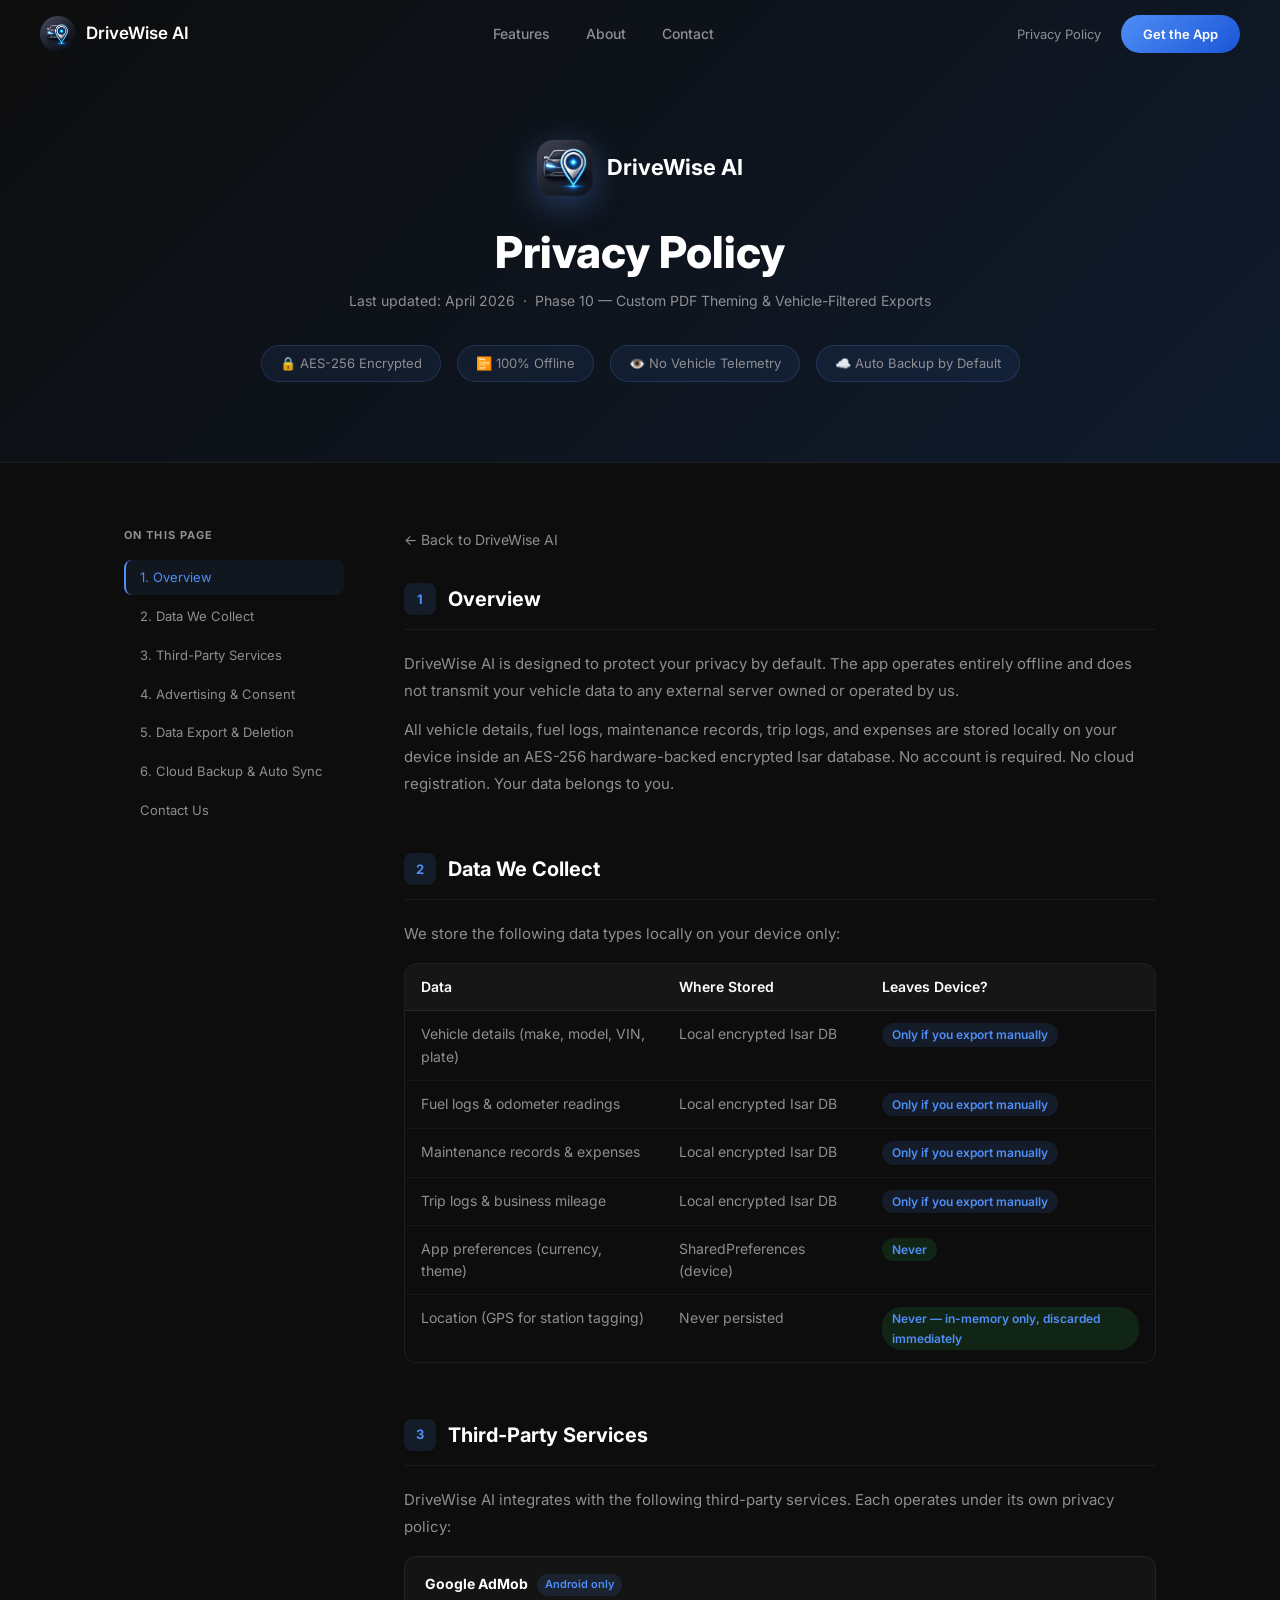
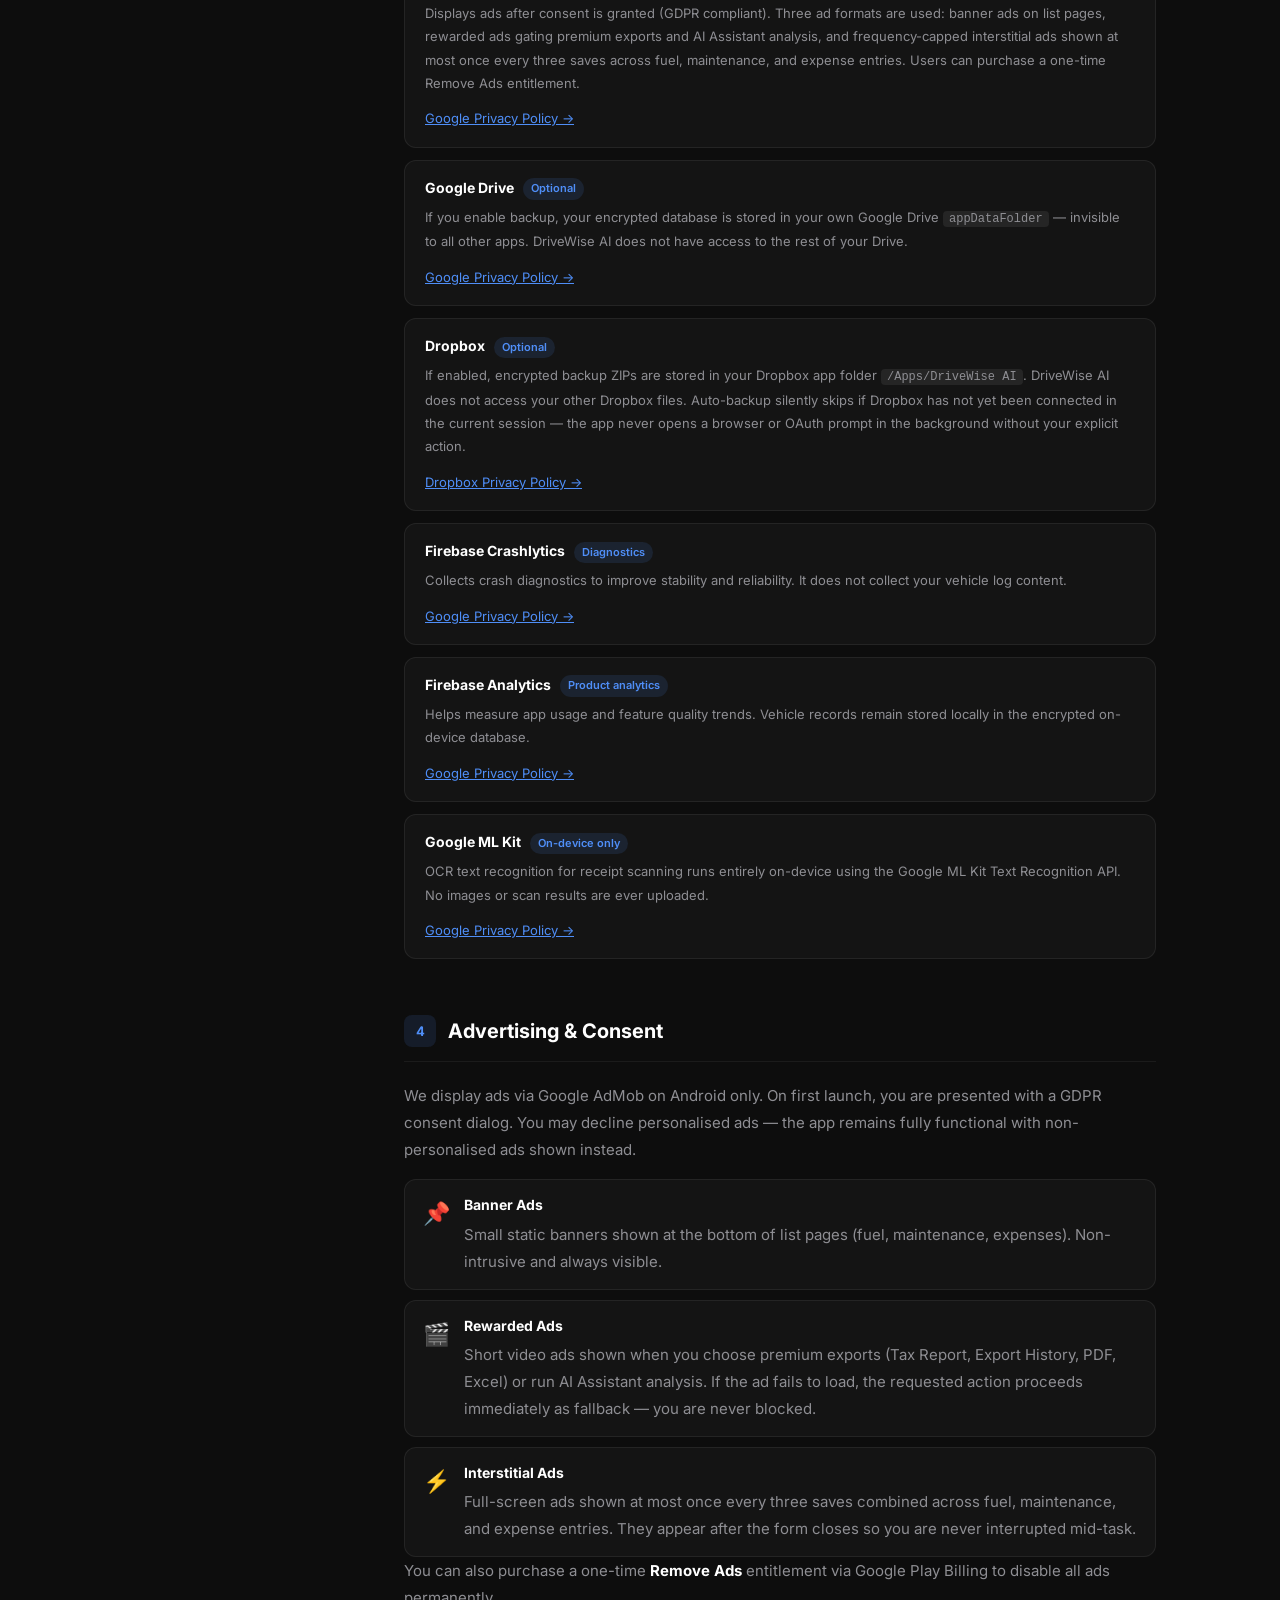
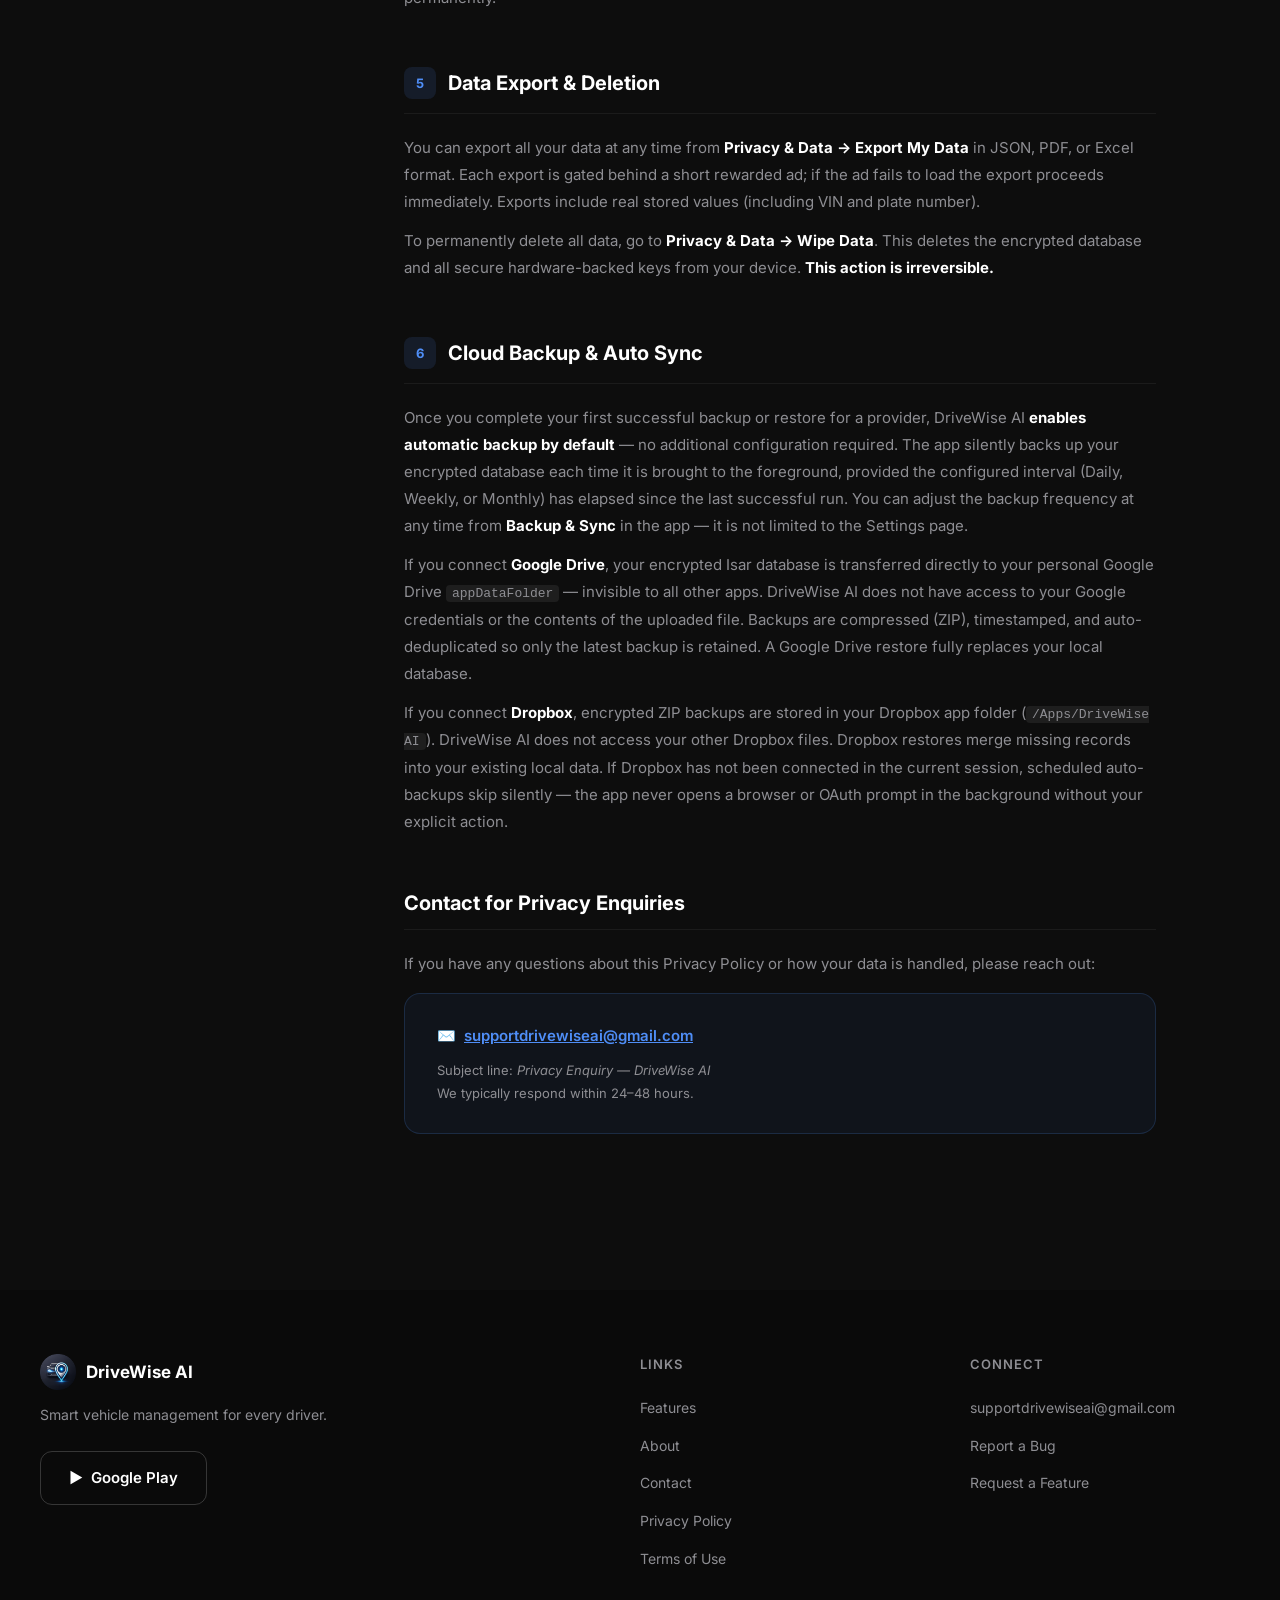
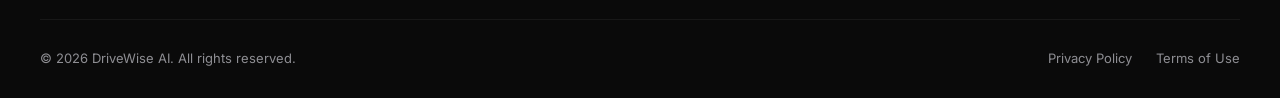
<file: privacy-policy/index.html>
<!DOCTYPE html>
<html lang="en">
<head>
  <meta charset="UTF-8" />
  <meta name="viewport" content="width=device-width, initial-scale=1.0" />
  <title>Privacy Policy — DriveWise AI</title>
  <meta name="description" content="DriveWise AI Privacy Policy — your data stays on your device, always." />
  <meta name="robots" content="index, follow" />
  <link rel="canonical" href="https://drivewiseai.in/privacy-policy/" />

  <!-- Favicon setup -->
  <link rel="icon" href="/assets/circle_splash.png" />
  <link rel="icon" type="image/png" sizes="32x32" href="/assets/circle_splash.png" />
  <link rel="icon" type="image/png" sizes="16x16" href="/assets/circle_splash.png" />
  <link rel="apple-touch-icon" sizes="180x180" href="/assets/circle_splash.png" />

  <link rel="preconnect" href="https://fonts.googleapis.com" />
  <link rel="preconnect" href="https://fonts.gstatic.com" crossorigin />
  <link href="https://fonts.googleapis.com/css2?family=Inter:wght@400;500;600;700;800&display=swap" rel="stylesheet" />
  <link rel="stylesheet" href="/styles.css" />
  <style>
    /* ── Privacy page overrides ─────────────────────────── */
    body { background: var(--bg-dark); }

    .pp-hero {
      background: linear-gradient(135deg, #0D0D0D 0%, #0F1B2D 100%);
      padding: 140px 24px 80px;
      text-align: center;
      border-bottom: 1px solid rgba(255,255,255,0.06);
    }
    .pp-hero-logo {
      display: flex;
      align-items: center;
      justify-content: center;
      gap: 14px;
      margin-bottom: 32px;
    }
    .pp-hero-logo img {
      width: 56px; height: 56px;
      border-radius: 16px;
      box-shadow: 0 8px 32px rgba(79,142,247,0.35);
    }
    .pp-hero-logo span {
      font-size: 22px;
      font-weight: 700;
    }
    .pp-hero h1 {
      font-size: clamp(28px, 4vw, 44px);
      margin-bottom: 14px;
    }
    .pp-hero-meta {
      font-size: 14px;
      color: var(--text-secondary);
      margin-bottom: 32px;
    }
    .pp-hero-badges {
      display: flex;
      justify-content: center;
      gap: 16px;
      flex-wrap: wrap;
    }
    .pp-hero-badge {
      display: flex;
      align-items: center;
      gap: 8px;
      background: rgba(79,142,247,0.08);
      border: 1px solid rgba(79,142,247,0.2);
      border-radius: var(--radius-pill);
      padding: 7px 18px;
      font-size: 13px;
      color: var(--text-secondary);
    }

    /* ── Layout ─────────────────────────────────────────── */
    .pp-layout {
      max-width: 1080px;
      margin: 0 auto;
      padding: 64px 24px 100px;
      display: grid;
      grid-template-columns: 220px 1fr;
      gap: 60px;
      align-items: start;
    }

    /* ── Sticky sidebar TOC ─────────────────────────────── */
    .pp-toc {
      position: sticky;
      top: 88px;
    }
    .pp-toc-title {
      font-size: 11px;
      font-weight: 700;
      letter-spacing: 0.1em;
      text-transform: uppercase;
      color: var(--text-secondary);
      margin-bottom: 16px;
    }
    .pp-toc ul {
      display: flex;
      flex-direction: column;
      gap: 4px;
    }
    .pp-toc ul li a {
      display: block;
      padding: 7px 14px;
      font-size: 13px;
      color: var(--text-secondary);
      border-radius: 8px;
      border-left: 2px solid transparent;
      transition: color var(--transition), background var(--transition), border-color var(--transition);
    }
    .pp-toc ul li a:hover,
    .pp-toc ul li a.active {
      color: var(--primary);
      background: rgba(79,142,247,0.08);
      border-left-color: var(--primary);
    }

    /* ── Article ────────────────────────────────────────── */
    .pp-article { min-width: 0; }

    .pp-section {
      margin-bottom: 56px;
      scroll-margin-top: 100px;
    }
    .pp-section-header {
      display: flex;
      align-items: center;
      gap: 12px;
      margin-bottom: 20px;
      padding-bottom: 14px;
      border-bottom: 1px solid rgba(255,255,255,0.06);
    }
    .pp-section-num {
      display: flex;
      align-items: center;
      justify-content: center;
      width: 32px; height: 32px;
      border-radius: 8px;
      background: rgba(79,142,247,0.12);
      color: var(--primary);
      font-size: 13px;
      font-weight: 700;
      flex-shrink: 0;
    }
    .pp-section h2 {
      font-size: 20px;
      font-weight: 700;
    }
    .pp-section p,
    .pp-section li {
      font-size: 15px;
      line-height: 1.8;
      color: var(--text-secondary);
    }
    .pp-section p + p { margin-top: 12px; }

    /* ── Data table ─────────────────────────────────────── */
    .pp-table-wrap { overflow-x: auto; margin-top: 16px; border-radius: 12px; border: 1px solid rgba(255,255,255,0.07); }
    .pp-table {
      width: 100%;
      border-collapse: collapse;
      font-size: 14px;
    }
    .pp-table th {
      background: rgba(255,255,255,0.04);
      padding: 12px 16px;
      text-align: left;
      font-weight: 600;
      color: var(--text-primary);
      border-bottom: 1px solid rgba(255,255,255,0.07);
      white-space: nowrap;
    }
    .pp-table td {
      padding: 12px 16px;
      color: var(--text-secondary);
      border-bottom: 1px solid rgba(255,255,255,0.04);
      vertical-align: top;
    }
    .pp-table tr:last-child td { border-bottom: none; }
    .pp-table tr:hover td { background: rgba(255,255,255,0.02); }
    .never-chip {
      display: inline-block;
      background: rgba(48,209,88,0.12);
      color: var(--success);
      border-radius: 20px;
      padding: 2px 10px;
      font-size: 12px;
      font-weight: 600;
    }
    .manual-chip {
      display: inline-block;
      background: rgba(79,142,247,0.12);
      color: var(--primary);
      border-radius: 20px;
      padding: 2px 10px;
      font-size: 12px;
      font-weight: 600;
    }

    /* ── Third-party service cards ──────────────────────── */
    .pp-services {
      display: flex;
      flex-direction: column;
      gap: 12px;
      margin-top: 16px;
    }
    .pp-service {
      background: rgba(255,255,255,0.03);
      border: 1px solid rgba(255,255,255,0.07);
      border-radius: 12px;
      padding: 16px 20px;
    }
    .pp-service-name {
      font-size: 14px;
      font-weight: 700;
      color: var(--text-primary);
      margin-bottom: 6px;
    }
    .pp-service-tag {
      display: inline-block;
      font-size: 11px;
      font-weight: 600;
      background: rgba(79,142,247,0.12);
      color: var(--primary);
      border-radius: 20px;
      padding: 2px 8px;
      margin-left: 6px;
      vertical-align: middle;
    }
    .pp-service-tag.coming-soon {
      background: rgba(255,140,0,0.12);
      color: var(--accent);
    }
    .pp-service p { font-size: 13px; margin-top: 4px; }
    .pp-service a { color: var(--primary); text-decoration: underline; }
    .pp-service a:hover { color: #fff; }

    /* ── Ad format cards ────────────────────────────────── */
    .pp-ad-formats {
      display: flex;
      flex-direction: column;
      gap: 10px;
      margin-top: 16px;
    }
    .pp-ad-format {
      display: flex;
      gap: 14px;
      background: rgba(255,255,255,0.03);
      border: 1px solid rgba(255,255,255,0.07);
      border-radius: 12px;
      padding: 14px 18px;
    }
    .pp-ad-icon {
      font-size: 22px;
      flex-shrink: 0;
      margin-top: 2px;
    }
    .pp-ad-name {
      font-size: 14px;
      font-weight: 700;
      color: var(--text-primary);
      margin-bottom: 4px;
    }
    .pp-ad-desc { font-size: 13px; color: var(--text-secondary); }

    /* ── Contact block ──────────────────────────────────── */
    .pp-contact-box {
      background: rgba(79,142,247,0.06);
      border: 1px solid rgba(79,142,247,0.18);
      border-radius: var(--radius-card);
      padding: 28px 32px;
      margin-top: 16px;
    }
    .pp-contact-box p { font-size: 15px; }
    .pp-contact-box a {
      color: var(--primary);
      font-weight: 600;
      text-decoration: underline;
    }

    /* ── Back link ──────────────────────────────────────── */
    .pp-back {
      display: inline-flex;
      align-items: center;
      gap: 8px;
      font-size: 14px;
      color: var(--text-secondary);
      transition: color var(--transition);
      margin-bottom: 32px;
    }
    .pp-back:hover { color: var(--primary); }

    /* ── Responsive ─────────────────────────────────────── */
    @media (max-width: 768px) {
      .pp-layout {
        grid-template-columns: 1fr;
        gap: 0;
      }
      .pp-toc {
        position: static;
        background: var(--surface-dark);
        border-radius: var(--radius-card);
        padding: 20px 24px;
        margin-bottom: 40px;
      }
    }
  </style>
</head>
<body>

<!-- =========================================================
     NAVIGATION BAR
     ========================================================= -->
<nav id="navbar" role="navigation" aria-label="Main navigation">
  <div class="nav-inner">

    <a href="/" class="nav-logo" aria-label="DriveWise AI home">
      <img src="/assets/circle_splash.png" alt="DriveWise AI logo" class="nav-logo-img" width="36" height="36" />
      DriveWise AI
    </a>

    <ul class="nav-links" role="list">
      <li><a href="/#features">Features</a></li>
      <li><a href="/#about">About</a></li>
      <li><a href="/#contact">Contact</a></li>
    </ul>

    <div class="nav-right">
      <a href="/privacy-policy/" class="nav-privacy-link" aria-current="page">Privacy Policy</a>
      <a href="https://play.google.com/store/apps/details?id=com.drivewiseai"
         class="btn-get-app"
         target="_blank"
         rel="noopener noreferrer"
         aria-label="Get DriveWise AI on Google Play">Get the App</a>
      <button class="hamburger" aria-label="Open menu" aria-expanded="false" aria-controls="mobile-drawer" id="hamburger-btn">
        <span></span><span></span><span></span>
      </button>
    </div>

  </div>
</nav>

<!-- Mobile drawer -->
<div class="mobile-drawer" id="mobile-drawer" role="dialog" aria-modal="true" aria-label="Navigation menu">
  <a href="/#features" onclick="closeMobileMenu()">Features</a>
  <a href="/#about"    onclick="closeMobileMenu()">About</a>
  <a href="/#contact"  onclick="closeMobileMenu()">Contact</a>
  <a href="/privacy-policy/"        onclick="closeMobileMenu()">Privacy Policy</a>
  <a href="https://play.google.com/store/apps/details?id=com.drivewiseai"
     class="btn btn-primary"
     target="_blank"
     rel="noopener noreferrer">Get the App</a>
</div>


<!-- =========================================================
     HERO
     ========================================================= -->
<div class="pp-hero">
  <div class="pp-hero-logo">
    <img src="/assets/logo.png" alt="DriveWise AI app icon" />
    <span>DriveWise AI</span>
  </div>
  <h1>Privacy Policy</h1>
  <p class="pp-hero-meta">Last updated: April 2026 &nbsp;·&nbsp; Phase 10 — Custom PDF Theming &amp; Vehicle-Filtered Exports</p>
  <div class="pp-hero-badges">
    <span class="pp-hero-badge">🔒 AES-256 Encrypted</span>
    <span class="pp-hero-badge">📴 100% Offline</span>
    <span class="pp-hero-badge">👁️ No Vehicle Telemetry</span>
    <span class="pp-hero-badge">☁️ Auto Backup by Default</span>
  </div>
</div>


<!-- =========================================================
     LAYOUT: TOC + ARTICLE
     ========================================================= -->
<div class="pp-layout">

  <!-- Sidebar TOC -->
  <aside class="pp-toc" aria-label="Table of contents">
    <p class="pp-toc-title">On this page</p>
    <ul role="list">
      <li><a href="#pp-overview"    class="toc-link">1. Overview</a></li>
      <li><a href="#pp-data"        class="toc-link">2. Data We Collect</a></li>
      <li><a href="#pp-third-party" class="toc-link">3. Third-Party Services</a></li>
      <li><a href="#pp-ads"         class="toc-link">4. Advertising &amp; Consent</a></li>
      <li><a href="#pp-export"      class="toc-link">5. Data Export &amp; Deletion</a></li>
      <li><a href="#pp-backup"      class="toc-link">6. Cloud Backup &amp; Auto Sync</a></li>
      <li><a href="#pp-contact"     class="toc-link">Contact Us</a></li>
    </ul>
  </aside>

  <!-- Article -->
  <article class="pp-article">

    <a href="/" class="pp-back">← Back to DriveWise AI</a>

    <!-- 1. Overview -->
    <section class="pp-section fade-up" id="pp-overview" aria-labelledby="pp-overview-h">
      <div class="pp-section-header">
        <div class="pp-section-num">1</div>
        <h2 id="pp-overview-h">Overview</h2>
      </div>
      <p>
        DriveWise AI is designed to protect your privacy by default. The app operates entirely
        offline and does not transmit your vehicle data to any external server owned or operated by us.
      </p>
      <p>
        All vehicle details, fuel logs, maintenance records, trip logs, and expenses are stored
        locally on your device inside an AES-256 hardware-backed encrypted Isar database.
        No account is required. No cloud registration. Your data belongs to you.
      </p>
    </section>

    <!-- 2. Data We Collect -->
    <section class="pp-section fade-up" id="pp-data" aria-labelledby="pp-data-h">
      <div class="pp-section-header">
        <div class="pp-section-num">2</div>
        <h2 id="pp-data-h">Data We Collect</h2>
      </div>
      <p>We store the following data types locally on your device only:</p>
      <div class="pp-table-wrap">
        <table class="pp-table" role="table">
          <thead>
            <tr>
              <th>Data</th>
              <th>Where Stored</th>
              <th>Leaves Device?</th>
            </tr>
          </thead>
          <tbody>
            <tr>
              <td>Vehicle details (make, model, VIN, plate)</td>
              <td>Local encrypted Isar DB</td>
              <td><span class="manual-chip">Only if you export manually</span></td>
            </tr>
            <tr>
              <td>Fuel logs &amp; odometer readings</td>
              <td>Local encrypted Isar DB</td>
              <td><span class="manual-chip">Only if you export manually</span></td>
            </tr>
            <tr>
              <td>Maintenance records &amp; expenses</td>
              <td>Local encrypted Isar DB</td>
              <td><span class="manual-chip">Only if you export manually</span></td>
            </tr>
            <tr>
              <td>Trip logs &amp; business mileage</td>
              <td>Local encrypted Isar DB</td>
              <td><span class="manual-chip">Only if you export manually</span></td>
            </tr>
            <tr>
              <td>App preferences (currency, theme)</td>
              <td>SharedPreferences (device)</td>
              <td><span class="never-chip">Never</span></td>
            </tr>
            <tr>
              <td>Location (GPS for station tagging)</td>
              <td>Never persisted</td>
              <td><span class="never-chip">Never — in-memory only, discarded immediately</span></td>
            </tr>
          </tbody>
        </table>
      </div>
    </section>

    <!-- 3. Third-Party Services -->
    <section class="pp-section fade-up" id="pp-third-party" aria-labelledby="pp-third-h">
      <div class="pp-section-header">
        <div class="pp-section-num">3</div>
        <h2 id="pp-third-h">Third-Party Services</h2>
      </div>
      <p>DriveWise AI integrates with the following third-party services. Each operates under its own privacy policy:</p>
      <div class="pp-services">

        <div class="pp-service">
          <div class="pp-service-name">
            Google AdMob
            <span class="pp-service-tag">Android only</span>
          </div>
          <p>
            Displays ads after consent is granted (GDPR compliant). Three ad formats are used:
            banner ads on list pages, rewarded ads gating premium exports and AI Assistant analysis,
            and frequency-capped interstitial ads shown at most once every three saves across fuel,
            maintenance, and expense entries. Users can purchase a one-time Remove Ads entitlement.
          </p>
          <p><a href="https://policies.google.com/privacy" target="_blank" rel="noopener noreferrer">Google Privacy Policy →</a></p>
        </div>

        <div class="pp-service">
          <div class="pp-service-name">
            Google Drive
            <span class="pp-service-tag">Optional</span>
          </div>
          <p>
            If you enable backup, your encrypted database is stored in your own Google Drive
            <code style="background:rgba(255,255,255,0.07);padding:1px 6px;border-radius:4px;font-size:12px;">appDataFolder</code>
            — invisible to all other apps. DriveWise AI does not have access to the rest of your Drive.
          </p>
          <p><a href="https://policies.google.com/privacy" target="_blank" rel="noopener noreferrer">Google Privacy Policy →</a></p>
        </div>

        <div class="pp-service">
          <div class="pp-service-name">
            Dropbox
            <span class="pp-service-tag">Optional</span>
          </div>
          <p>
            If enabled, encrypted backup ZIPs are stored in your Dropbox app folder
            <code style="background:rgba(255,255,255,0.07);padding:1px 6px;border-radius:4px;font-size:12px;">/Apps/DriveWise AI</code>.
            DriveWise AI does not access your other Dropbox files. Auto-backup silently skips if
            Dropbox has not yet been connected in the current session — the app never opens a
            browser or OAuth prompt in the background without your explicit action.
          </p>
          <p><a href="https://www.dropbox.com/privacy" target="_blank" rel="noopener noreferrer">Dropbox Privacy Policy →</a></p>
        </div>

        <div class="pp-service">
          <div class="pp-service-name">
            Firebase Crashlytics
            <span class="pp-service-tag">Diagnostics</span>
          </div>
          <p>
            Collects crash diagnostics to improve stability and reliability. It does not collect
            your vehicle log content.
          </p>
          <p><a href="https://policies.google.com/privacy" target="_blank" rel="noopener noreferrer">Google Privacy Policy →</a></p>
        </div>

        <div class="pp-service">
          <div class="pp-service-name">
            Firebase Analytics
            <span class="pp-service-tag">Product analytics</span>
          </div>
          <p>
            Helps measure app usage and feature quality trends. Vehicle records remain stored
            locally in the encrypted on-device database.
          </p>
          <p><a href="https://policies.google.com/privacy" target="_blank" rel="noopener noreferrer">Google Privacy Policy →</a></p>
        </div>

        <div class="pp-service">
          <div class="pp-service-name">
            Google ML Kit
            <span class="pp-service-tag">On-device only</span>
          </div>
          <p>
            OCR text recognition for receipt scanning runs entirely on-device using the
            Google ML Kit Text Recognition API. No images or scan results are ever uploaded.
          </p>
          <p><a href="https://policies.google.com/privacy" target="_blank" rel="noopener noreferrer">Google Privacy Policy →</a></p>
        </div>

      </div>
    </section>

    <!-- 4. Advertising & Consent -->
    <section class="pp-section fade-up" id="pp-ads" aria-labelledby="pp-ads-h">
      <div class="pp-section-header">
        <div class="pp-section-num">4</div>
        <h2 id="pp-ads-h">Advertising &amp; Consent</h2>
      </div>
      <p>
        We display ads via Google AdMob on Android only. On first launch, you are presented with
        a GDPR consent dialog. You may decline personalised ads — the app remains fully functional
        with non-personalised ads shown instead.
      </p>
      <div class="pp-ad-formats">
        <div class="pp-ad-format">
          <div class="pp-ad-icon" aria-hidden="true">📌</div>
          <div>
            <div class="pp-ad-name">Banner Ads</div>
            <p class="pp-ad-desc">Small static banners shown at the bottom of list pages (fuel, maintenance, expenses). Non-intrusive and always visible.</p>
          </div>
        </div>
        <div class="pp-ad-format">
          <div class="pp-ad-icon" aria-hidden="true">🎬</div>
          <div>
            <div class="pp-ad-name">Rewarded Ads</div>
            <p class="pp-ad-desc">Short video ads shown when you choose premium exports (Tax Report, Export History, PDF, Excel) or run AI Assistant analysis. If the ad fails to load, the requested action proceeds immediately as fallback — you are never blocked.</p>
          </div>
        </div>
        <div class="pp-ad-format">
          <div class="pp-ad-icon" aria-hidden="true">⚡</div>
          <div>
            <div class="pp-ad-name">Interstitial Ads</div>
            <p class="pp-ad-desc">Full-screen ads shown at most once every three saves combined across fuel, maintenance, and expense entries. They appear after the form closes so you are never interrupted mid-task.</p>
          </div>
        </div>
      </div>
      <p>
        You can also purchase a one-time <strong style="color:#fff;">Remove Ads</strong> entitlement via Google Play Billing to disable all ads permanently.
      </p>
    </section>

    <!-- 5. Data Export & Deletion -->
    <section class="pp-section fade-up" id="pp-export" aria-labelledby="pp-export-h">
      <div class="pp-section-header">
        <div class="pp-section-num">5</div>
        <h2 id="pp-export-h">Data Export &amp; Deletion</h2>
      </div>
      <p>
        You can export all your data at any time from <strong style="color:#fff;">Privacy &amp; Data → Export My Data</strong>
        in JSON, PDF, or Excel format. Each export is gated behind a short rewarded ad; if the ad
        fails to load the export proceeds immediately. Exports include real stored values (including VIN
        and plate number).
      </p>
      <p>
        To permanently delete all data, go to <strong style="color:#fff;">Privacy &amp; Data → Wipe Data</strong>.
        This deletes the encrypted database and all secure hardware-backed keys from your device.
        <strong style="color:#fff;">This action is irreversible.</strong>
      </p>
    </section>

    <!-- 6. Cloud Backup & Auto Sync -->
    <section class="pp-section fade-up" id="pp-backup" aria-labelledby="pp-backup-h">
      <div class="pp-section-header">
        <div class="pp-section-num">6</div>
        <h2 id="pp-backup-h">Cloud Backup &amp; Auto Sync</h2>
      </div>
      <p>
        Once you complete your first successful backup or restore for a provider, DriveWise AI
        <strong style="color:#fff;">enables automatic backup by default</strong> — no additional
        configuration required. The app silently backs up your encrypted database each time it is
        brought to the foreground, provided the configured interval (Daily, Weekly, or Monthly) has
        elapsed since the last successful run. You can adjust the backup frequency at any time from
        <strong style="color:#fff;">Backup &amp; Sync</strong> in the app — it is not limited to the
        Settings page.
      </p>
      <p>
        If you connect <strong style="color:#fff;">Google Drive</strong>, your encrypted Isar database
        is transferred directly to your personal Google Drive
        <code style="background:rgba(255,255,255,0.07);padding:1px 6px;border-radius:4px;font-size:13px;">appDataFolder</code>
        — invisible to all other apps. DriveWise AI does not have access to your Google credentials
        or the contents of the uploaded file. Backups are compressed (ZIP), timestamped, and
        auto-deduplicated so only the latest backup is retained. A Google Drive restore fully
        replaces your local database.
      </p>
      <p>
        If you connect <strong style="color:#fff;">Dropbox</strong>, encrypted ZIP backups are stored
        in your Dropbox app folder
        (<code style="background:rgba(255,255,255,0.07);padding:1px 6px;border-radius:4px;font-size:13px;">/Apps/DriveWise AI</code>).
        DriveWise AI does not access your other Dropbox files. Dropbox restores merge missing records
        into your existing local data. If Dropbox has not been connected in the current session,
        scheduled auto-backups skip silently — the app never opens a browser or OAuth prompt in the
        background without your explicit action.
      </p>
    </section>

    <!-- Contact -->
    <section class="pp-section fade-up" id="pp-contact" aria-labelledby="pp-contact-h">
      <div class="pp-section-header">
        <h2 id="pp-contact-h" style="margin:0;">Contact for Privacy Enquiries</h2>
      </div>
      <p>If you have any questions about this Privacy Policy or how your data is handled, please reach out:</p>
      <div class="pp-contact-box">
        <p>
          ✉️&nbsp; <a href="mailto:supportdrivewiseai@gmail.com?subject=Privacy Enquiry — DriveWise AI">supportdrivewiseai@gmail.com</a>
        </p>
        <p style="margin-top:10px;font-size:13px;color:var(--text-secondary);">
          Subject line: <em>Privacy Enquiry — DriveWise AI</em><br>
          We typically respond within 24–48 hours.
        </p>
      </div>
    </section>

  </article>
</div><!-- end .pp-layout -->


<!-- =========================================================
     FOOTER
     ========================================================= -->
<footer role="contentinfo">
  <div class="footer-inner">
    <div class="footer-grid">
      <div class="footer-brand">
        <div class="footer-logo">
          <img src="/assets/circle_splash.png" alt="DriveWise AI logo" class="nav-logo-img" width="36" height="36" />
          <strong style="font-size:17px;">DriveWise AI</strong>
        </div>
        <p>Smart vehicle management for every driver.</p>
        <a href="https://play.google.com/store/apps/details?id=com.drivewiseai"
           class="btn btn-ghost"
           target="_blank"
           rel="noopener noreferrer"
           aria-label="Get DriveWise AI on Google Play"
           style="width:fit-content;">
          ▶&nbsp; Google Play
        </a>
      </div>
      <div class="footer-col">
        <h4>Links</h4>
        <ul role="list">
          <li><a href="/#features">Features</a></li>
          <li><a href="/#about">About</a></li>
          <li><a href="/#contact">Contact</a></li>
          <li><a href="/privacy-policy/" aria-current="page">Privacy Policy</a></li>
          <li><a href="#" aria-label="Terms of Use (coming soon)">Terms of Use</a></li>
        </ul>
      </div>
      <div class="footer-col">
        <h4>Connect</h4>
        <ul role="list">
          <li><a href="mailto:supportdrivewiseai@gmail.com">supportdrivewiseai@gmail.com</a></li>
          <li><a href="mailto:supportdrivewiseai@gmail.com?subject=Bug Report — DriveWise AI">Report a Bug</a></li>
          <li><a href="mailto:supportdrivewiseai@gmail.com?subject=Feature Request — DriveWise AI">Request a Feature</a></li>
        </ul>
      </div>
    </div>
    <hr class="footer-divider" />
    <div class="footer-bottom">
      <span>© 2026 DriveWise AI. All rights reserved.</span>
      <div class="footer-bottom-links">
        <a href="/privacy-policy/" aria-current="page">Privacy Policy</a>
        <a href="#" aria-label="Terms of Use (coming soon)">Terms of Use</a>
      </div>
    </div>
  </div>
</footer>

<script src="/main.js"></script>
<script>
  // ── TOC active link highlight on scroll ──────────────────
  (function initTocHighlight() {
    const links    = document.querySelectorAll('.toc-link');
    const sections = Array.from(links).map(l => document.querySelector(l.getAttribute('href')));

    function onScroll() {
      const scrollY  = window.scrollY + 120;
      let   activeIdx = 0;
      sections.forEach((s, i) => {
        if (s && s.offsetTop <= scrollY) activeIdx = i;
      });
      links.forEach((l, i) => l.classList.toggle('active', i === activeIdx));
    }

    window.addEventListener('scroll', onScroll, { passive: true });
    onScroll();
  })();
</script>
</body>
</html>
</file>
<file: styles.css>
/* =========================================================
   DriveWise AI — Website Styles
   Design tokens from drivewiseai_website.md
   ========================================================= */

/* ── Reset & base ──────────────────────────────────────── */
*, *::before, *::after { box-sizing: border-box; margin: 0; padding: 0; }

:root {
  --primary:        #4F8EF7;
  --primary-dark:   #1A56D6;
  --accent:         #FF8C00;
  --bg-dark:        #0D0D0D;
  --surface-dark:   #1C1C1E;
  --surface-mid:    #111111;
  --bg-light:       #F2F2F7;
  --text-primary:   #FFFFFF;
  --text-secondary: #8E8E93;
  --success:        #4F8EF7;
  --radius-card:    16px;
  --radius-btn:     12px;
  --radius-pill:    24px;
  --shadow:         0 8px 32px rgba(0,0,0,0.18);
  --max-w:          1200px;
  --transition:     0.25s ease;
}

html { scroll-behavior: smooth; }

body {
  font-family: 'Inter', -apple-system, BlinkMacSystemFont, sans-serif;
  background: var(--bg-dark);
  color: var(--text-primary);
  line-height: 1.6;
  -webkit-font-smoothing: antialiased;
}

img { display: block; max-width: 100%; }
a  { color: inherit; text-decoration: none; }
ul { list-style: none; }

/* ── Typography scale ──────────────────────────────────── */
h1 { font-size: clamp(40px, 6vw, 72px); font-weight: 800; line-height: 1.1; }
h2 { font-size: clamp(28px, 4vw, 48px); font-weight: 700; line-height: 1.2; }
h3 { font-size: clamp(22px, 3vw, 36px); font-weight: 700; line-height: 1.3; }
h4 { font-size: 18px; font-weight: 600; }
p  { font-size: 16px; color: var(--text-secondary); }

/* ── Utility ───────────────────────────────────────────── */
.container { max-width: var(--max-w); margin: 0 auto; padding: 0 24px; }
.section    { padding: 100px 0; }
.section--dark    { background: var(--bg-dark); }
.section--surface { background: var(--surface-dark); }
.section--mid     { background: var(--surface-mid); }
.text-center  { text-align: center; }
.text-muted   { color: var(--text-secondary); }
.label-pill {
  display: inline-block;
  font-size: 12px;
  font-weight: 600;
  letter-spacing: 0.12em;
  text-transform: uppercase;
  color: var(--primary);
  margin-bottom: 16px;
}

/* ── Buttons ───────────────────────────────────────────── */
.btn {
  display: inline-flex;
  align-items: center;
  gap: 8px;
  padding: 14px 28px;
  border-radius: var(--radius-btn);
  font-size: 15px;
  font-weight: 600;
  cursor: pointer;
  border: none;
  transition: transform var(--transition), box-shadow var(--transition);
}
.btn:hover { transform: scale(1.03); }

.btn-primary {
  background: linear-gradient(135deg, var(--primary), var(--primary-dark));
  color: #fff;
  box-shadow: 0 4px 20px rgba(79,142,247,0.35);
}
.btn-primary:hover { box-shadow: 0 8px 30px rgba(79,142,247,0.5); }

.btn-ghost {
  background: transparent;
  color: var(--text-primary);
  border: 1.5px solid rgba(255,255,255,0.18);
}
.btn-ghost:hover { border-color: var(--primary); color: var(--primary); }

.btn-outline-white {
  background: transparent;
  color: #fff;
  border: 1.5px solid rgba(255,255,255,0.5);
}
.btn-outline-white:hover { background: rgba(255,255,255,0.08); }

/* ── Card ──────────────────────────────────────────────── */
.card {
  background: var(--surface-dark);
  border: 1px solid rgba(255,255,255,0.06);
  border-radius: var(--radius-card);
  padding: 28px 24px;
  transition: transform var(--transition), border-color var(--transition), box-shadow var(--transition);
}
.card:hover {
  transform: translateY(-4px);
  border-color: var(--primary);
  box-shadow: 0 0 18px rgba(79,142,247,0.18);
}

/* =========================================================
   1. NAVIGATION BAR
   ========================================================= */
#navbar {
  position: fixed;
  top: 0; left: 0; right: 0;
  z-index: 1000;
  padding: 0 24px;
  height: 68px;
  display: flex;
  align-items: center;
  transition: background var(--transition), backdrop-filter var(--transition);
}
#navbar.scrolled {
  background: rgba(13,13,13,0.75);
  backdrop-filter: blur(20px);
  -webkit-backdrop-filter: blur(20px);
  border-bottom: 1px solid rgba(255,255,255,0.06);
}
.nav-inner {
  max-width: var(--max-w);
  margin: 0 auto;
  width: 100%;
  display: flex;
  align-items: center;
  justify-content: space-between;
}
.nav-logo {
  display: flex;
  align-items: center;
  gap: 10px;
  font-size: 17px;
  font-weight: 600;
}
.nav-logo-img {
  width: 36px; height: 36px;
  border-radius: 10px;
  object-fit: cover;
  flex-shrink: 0;
}
.nav-logo-icon {
  width: 36px; height: 36px;
  background: linear-gradient(135deg, var(--primary), var(--primary-dark));
  border-radius: 10px;
  display: flex; align-items: center; justify-content: center;
  font-size: 20px;
}
.nav-links {
  display: flex;
  gap: 36px;
  font-size: 14px;
  font-weight: 500;
  color: var(--text-secondary);
}
.nav-links a:hover { color: #fff; }
.nav-right {
  display: flex;
  align-items: center;
  gap: 20px;
}
.nav-privacy-link {
  font-size: 13px;
  color: var(--text-secondary);
}
.nav-privacy-link:hover { color: #fff; }
.btn-get-app {
  background: linear-gradient(135deg, var(--primary), var(--primary-dark));
  color: #fff;
  padding: 9px 22px;
  border-radius: var(--radius-pill);
  font-size: 13px;
  font-weight: 600;
  transition: box-shadow var(--transition), transform var(--transition);
}
.btn-get-app:hover { box-shadow: 0 4px 20px rgba(79,142,247,0.4); transform: scale(1.03); }

/* Hamburger */
.hamburger {
  display: none;
  flex-direction: column;
  gap: 5px;
  cursor: pointer;
  background: none;
  border: none;
  padding: 4px;
}
.hamburger span {
  display: block;
  width: 24px; height: 2px;
  background: #fff;
  border-radius: 2px;
  transition: var(--transition);
}
.hamburger.open span:nth-child(1) { transform: translateY(7px) rotate(45deg); }
.hamburger.open span:nth-child(2) { opacity: 0; }
.hamburger.open span:nth-child(3) { transform: translateY(-7px) rotate(-45deg); }

/* Mobile drawer */
.mobile-drawer {
  display: none;
  position: fixed;
  inset: 0;
  z-index: 999;
  background: rgba(13,13,13,0.97);
  flex-direction: column;
  align-items: center;
  justify-content: center;
  gap: 40px;
}
.mobile-drawer.open { display: flex; }
.mobile-drawer a {
  font-size: 22px;
  font-weight: 600;
  color: var(--text-primary);
}

/* =========================================================
   2. HERO SECTION
   ========================================================= */
#hero {
  min-height: 100vh;
  display: flex;
  align-items: center;
  background: linear-gradient(135deg, #0D0D0D 0%, #111827 100%);
  padding: 120px 24px 80px;
  position: relative;
  overflow: hidden;
}
#hero-canvas {
  position: absolute;
  inset: 0;
  pointer-events: none;
}
.hero-inner {
  max-width: var(--max-w);
  margin: 0 auto;
  width: 100%;
  display: grid;
  grid-template-columns: 1fr 1fr;
  gap: 60px;
  align-items: center;
  position: relative;
  z-index: 1;
}
.hero-badge {
  display: inline-flex;
  align-items: center;
  gap: 8px;
  border: 1.5px solid var(--primary);
  border-radius: var(--radius-pill);
  padding: 6px 18px;
  font-size: 13px;
  font-weight: 500;
  color: var(--primary);
  margin-bottom: 24px;
}
.hero-title { margin-bottom: 24px; }
.hero-sub {
  font-size: 20px;
  color: var(--text-secondary);
  max-width: 520px;
  margin-bottom: 40px;
  line-height: 1.6;
}
.hero-ctas {
  display: flex;
  gap: 16px;
  flex-wrap: wrap;
  margin-bottom: 40px;
}
.hero-trust {
  display: flex;
  gap: 24px;
  flex-wrap: wrap;
}
.hero-trust-item {
  display: flex;
  align-items: center;
  gap: 6px;
  font-size: 13px;
  color: var(--text-secondary);
}
.hero-phone {
  display: flex;
  justify-content: center;
  align-items: center;
}
.phone-wrapper {
  position: relative;
  animation: float 4s ease-in-out infinite;
}
.phone-wrapper::after {
  content: '';
  position: absolute;
  bottom: -40px;
  left: 50%;
  transform: translateX(-50%);
  width: 220px;
  height: 80px;
  background: radial-gradient(ellipse, rgba(79,142,247,0.3) 0%, transparent 70%);
  pointer-events: none;
}
.phone-frame {
  width: 260px;
  background: var(--surface-dark);
  border-radius: 40px;
  border: 2px solid rgba(255,255,255,0.1);
  overflow: hidden;
  box-shadow: 0 24px 60px rgba(0,0,0,0.5), 0 0 0 1px rgba(255,255,255,0.04);
  transform: rotate(-4deg);
}
.phone-screen {
  background: linear-gradient(160deg, #111827, #0D0D0D);
  padding: 24px 16px;
  min-height: 520px;
}
.phone-status { display: flex; justify-content: space-between; font-size: 11px; color: var(--text-secondary); margin-bottom: 20px; }
.phone-header { font-size: 13px; font-weight: 700; margin-bottom: 16px; }
.phone-card-mock {
  background: rgba(79,142,247,0.1);
  border: 1px solid rgba(79,142,247,0.2);
  border-radius: 12px;
  padding: 14px;
  margin-bottom: 12px;
}
.phone-card-title { font-size: 11px; font-weight: 600; margin-bottom: 6px; }
.phone-card-value { font-size: 22px; font-weight: 800; color: var(--primary); }
.phone-card-sub { font-size: 10px; color: var(--text-secondary); margin-top: 2px; }
.phone-chart-area {
  background: rgba(255,255,255,0.03);
  border-radius: 10px;
  padding: 12px;
  margin-top: 8px;
}
.phone-chart-bars {
  display: flex;
  align-items: flex-end;
  gap: 6px;
  height: 60px;
}
.phone-bar {
  flex: 1;
  border-radius: 4px 4px 0 0;
  background: linear-gradient(to top, var(--primary-dark), var(--primary));
  opacity: 0.8;
}
.streak-badge {
  display: inline-flex;
  align-items: center;
  gap: 4px;
  background: rgba(255,140,0,0.15);
  border: 1px solid rgba(255,140,0,0.3);
  border-radius: 20px;
  padding: 4px 12px;
  font-size: 11px;
  font-weight: 600;
  color: var(--accent);
  margin-bottom: 12px;
}

@keyframes float {
  0%, 100% { transform: translateY(0) rotate(-4deg); }
  50%       { transform: translateY(-16px) rotate(-4deg); }
}

/* =========================================================
   3. FEATURES OVERVIEW
   ========================================================= */
#features { background: var(--bg-dark); }
.features-header { text-align: center; margin-bottom: 64px; }
.features-header p { margin-top: 16px; font-size: 18px; }
.features-grid {
  display: grid;
  grid-template-columns: repeat(3, 1fr);
  gap: 24px;
}
.feature-card { text-align: center; }
.feature-icon {
  width: 52px;
  height: 52px;
  margin: 0 auto 16px;
  display: block;
  object-fit: contain;
}
.feature-card h4 { margin-bottom: 10px; font-size: 17px; }
.feature-card p  { font-size: 14px; line-height: 1.6; }

/* =========================================================
   4-6. FEATURE DEEP-DIVES (zigzag)
   ========================================================= */
.deep-dive { background: var(--bg-dark); }
.deep-dive--alt { background: var(--surface-mid); }
.dive-inner {
  max-width: var(--max-w);
  margin: 0 auto;
  padding: 100px 24px;
  display: grid;
  grid-template-columns: 1fr 1fr;
  gap: 80px;
  align-items: center;
}
.dive-inner--rev { direction: rtl; }
.dive-inner--rev > * { direction: ltr; }
.dive-phone {
  display: flex;
  justify-content: center;
}
.dive-phone-frame {
  width: 220px;
  background: var(--surface-dark);
  border-radius: 36px;
  border: 2px solid rgba(255,255,255,0.08);
  overflow: hidden;
  box-shadow: var(--shadow);
}
.dive-phone-screen {
  background: linear-gradient(160deg, #111827, #0D0D0D);
  min-height: 440px;
  padding: 20px 14px;
}
.dive-content h3 { margin-bottom: 20px; }
.dive-content > p { margin-bottom: 28px; font-size: 17px; line-height: 1.7; }
.dive-bullets { display: flex; flex-direction: column; gap: 14px; }
.dive-bullet {
  display: flex;
  align-items: flex-start;
  gap: 12px;
  font-size: 15px;
  color: var(--text-secondary);
}
.dive-bullet-check {
  width: 20px; height: 20px;
  background: rgba(79,142,247,0.15);
  border-radius: 50%;
  display: flex; align-items: center; justify-content: center;
  font-size: 11px;
  flex-shrink: 0;
  margin-top: 2px;
  color: var(--primary);
}

/* Mock screen content helpers */
.mock-list { display: flex; flex-direction: column; gap: 8px; margin-top: 8px; }
.mock-item {
  background: rgba(255,255,255,0.05);
  border-radius: 10px;
  padding: 10px 12px;
  font-size: 11px;
}
.mock-item-title { font-weight: 600; margin-bottom: 2px; font-size: 11px; }
.mock-item-sub   { font-size: 10px; color: var(--text-secondary); }
.mock-item-badge {
  display: inline-block;
  padding: 2px 8px;
  border-radius: 10px;
  font-size: 10px;
  font-weight: 600;
}
.badge-green  { background: rgba(79,142,247,0.15);  color: var(--primary); }
.badge-orange { background: rgba(255,140,0,0.15);  color: var(--accent); }
.badge-blue   { background: rgba(79,142,247,0.15); color: var(--primary); }

/* =========================================================
   7. PRIVACY & SECURITY
   ========================================================= */
#privacy-section {
  background: linear-gradient(135deg, #0D0D0D, #0F1B2D);
  padding: 100px 24px;
  text-align: center;
}
.privacy-lock {
  width: 72px;
  height: 72px;
  margin: 0 auto 24px;
  display: block;
  object-fit: contain;
}
#privacy-section h2 { margin-bottom: 20px; }
#privacy-section .section-sub {
  font-size: 18px;
  max-width: 600px;
  margin: 0 auto 60px;
}
.privacy-stats {
  display: flex;
  justify-content: center;
  gap: 24px;
  flex-wrap: wrap;
  margin-bottom: 60px;
}
.privacy-stat-card {
  background: var(--surface-dark);
  border: 1px solid rgba(255,255,255,0.06);
  border-radius: var(--radius-card);
  padding: 32px 40px;
  min-width: 180px;
}
.privacy-stat-icon { width: 48px; height: 48px; margin: 0 auto 12px; display: block; object-fit: contain; }
.privacy-stat-value { font-size: 24px; font-weight: 800; color: var(--primary); margin-bottom: 6px; }
.privacy-stat-label { font-size: 13px; color: var(--text-secondary); }
.export-row {
  display: flex;
  justify-content: center;
  gap: 16px;
  flex-wrap: wrap;
}
.export-card {
  background: var(--surface-dark);
  border: 1px solid rgba(255,255,255,0.06);
  border-radius: 12px;
  padding: 16px 28px;
  display: flex;
  align-items: center;
  gap: 10px;
  font-weight: 600;
  font-size: 14px;
  transition: border-color var(--transition);
}
.export-card:hover { border-color: var(--primary); }
.export-card-icon { width: 32px; height: 32px; object-fit: contain; flex-shrink: 0; }
.export-card-desc { font-size: 12px; color: var(--text-secondary); font-weight: 400; margin-top: 2px; }

/* =========================================================
   8. CALCULATORS SPOTLIGHT
   ========================================================= */
#calculators {
  background: var(--surface-dark);
  padding: 100px 24px;
}
.calc-inner {
  max-width: var(--max-w);
  margin: 0 auto;
  display: grid;
  grid-template-columns: 1fr 1fr;
  gap: 60px;
  align-items: start;
}
.calc-content h3 { margin-bottom: 20px; }
.calc-content p  { font-size: 17px; line-height: 1.7; margin-bottom: 28px; }
.calc-tabs {
  display: flex;
  gap: 0;
  border: 1px solid rgba(255,255,255,0.1);
  border-radius: 10px;
  overflow: hidden;
  width: fit-content;
}
.calc-tab {
  padding: 10px 22px;
  font-size: 12px;
  font-weight: 700;
  letter-spacing: 0.06em;
  color: var(--text-secondary);
  cursor: default;
}
.calc-tab.active {
  background: var(--primary);
  color: #fff;
}
.calc-mock {
  background: var(--bg-dark);
  border-radius: var(--radius-card);
  padding: 28px;
  border: 1px solid rgba(255,255,255,0.06);
}
.calc-mock h4 { margin-bottom: 20px; font-size: 15px; color: var(--text-secondary); }
.calc-field { margin-bottom: 14px; }
.calc-field label {
  display: block;
  font-size: 12px;
  color: var(--text-secondary);
  margin-bottom: 4px;
}
.calc-field-bar {
  height: 36px;
  background: rgba(255,255,255,0.06);
  border-radius: 8px;
  border: 1px solid rgba(255,255,255,0.08);
}
.calc-output {
  border-top: 1px solid rgba(255,255,255,0.06);
  margin-top: 16px;
  padding-top: 16px;
  display: flex;
  justify-content: space-between;
  align-items: center;
}
.calc-output-label { font-size: 13px; color: var(--text-secondary); }
.calc-output-value { font-size: 22px; font-weight: 800; color: var(--success); }

/* =========================================================
   9. CLOUD SYNC SPOTLIGHT
   ========================================================= */
#cloud-sync {
  background: linear-gradient(160deg, #0D0D0D 0%, #0F1B2D 100%);
  padding: 100px 24px;
}
.cloud-header { text-align: center; margin-bottom: 60px; }
.cloud-header p { margin-top: 16px; font-size: 18px; }
.cloud-cards {
  display: flex;
  gap: 32px;
  justify-content: center;
  flex-wrap: wrap;
  margin-bottom: 48px;
}
.cloud-card {
  background: var(--surface-dark);
  border: 1px solid rgba(255,255,255,0.06);
  border-radius: var(--radius-card);
  padding: 36px 32px;
  max-width: 380px;
  flex: 1;
  min-width: 280px;
}
.cloud-card-icon { width: 56px; height: 56px; margin: 0 auto 16px; display: block; object-fit: contain; }
.cloud-card h4 { margin-bottom: 8px; }
.cloud-card-tagline { font-size: 13px; color: var(--text-secondary); margin-bottom: 20px; font-style: italic; }
.cloud-features { display: flex; flex-direction: column; gap: 8px; }
.cloud-feature {
  display: flex;
  align-items: center;
  gap: 10px;
  font-size: 14px;
  color: var(--text-secondary);
}
.cloud-feature::before {
  content: '✓';
  color: var(--primary);
  font-weight: 700;
  flex-shrink: 0;
}
.cloud-coming-soon {
  display: inline-block;
  font-size: 11px;
  font-weight: 600;
  color: var(--accent);
  background: rgba(255,140,0,0.12);
  border-radius: 20px;
  padding: 2px 10px;
  margin-left: 8px;
  vertical-align: middle;
}
.cloud-note {
  max-width: 700px;
  margin: 0 auto;
  text-align: center;
}
.cloud-note-auto {
  background: rgba(79,142,247,0.08);
  border: 1px solid rgba(79,142,247,0.2);
  border-radius: 12px;
  padding: 16px 24px;
  font-size: 14px;
  color: var(--text-secondary);
  margin-bottom: 16px;
}
.cloud-note-restore {
  font-size: 13px;
  color: var(--text-secondary);
  font-style: italic;
}

/* =========================================================
   AI CHAT BUBBLE MOCK (used in AI deep-dive section)
   ========================================================= */
.ai-chat {
  display: flex;
  flex-direction: column;
  gap: 8px;
  margin-bottom: 10px;
}
.ai-msg {
  padding: 8px 10px;
  border-radius: 12px;
  font-size: 10px;
  line-height: 1.5;
  max-width: 88%;
}
.ai-msg--bot {
  background: rgba(79,142,247,0.12);
  border: 1px solid rgba(79,142,247,0.2);
  color: var(--text-primary);
  align-self: flex-start;
  border-bottom-left-radius: 4px;
}
.ai-msg--user {
  background: var(--primary);
  color: #fff;
  align-self: flex-end;
  text-align: right;
  border-bottom-right-radius: 4px;
}

/* =========================================================
   10. SCREENSHOTS CAROUSEL
   ========================================================= */
#screenshots { background: var(--bg-dark); padding: 100px 24px; }
.screenshots-header { text-align: center; margin-bottom: 56px; }

/* Wrapper provides the containing block for absolutely-positioned buttons on desktop */
.carousel-wrapper { position: relative; }
.carousel-outer   { overflow: hidden; }

.carousel-track {
  display: flex;
  gap: 24px;
  transition: transform 0.5s cubic-bezier(0.25,0.46,0.45,0.94);
  padding: 20px 0 32px;
  will-change: transform;
}
.carousel-slide {
  flex: 0 0 240px;
  text-align: center;
}
.carousel-phone {
  width: 190px;
  margin: 0 auto;
  background: var(--surface-dark);
  border-radius: 32px;
  border: 2px solid rgba(255,255,255,0.08);
  overflow: hidden;
  box-shadow: var(--shadow), 0 0 40px rgba(79,142,247,0.1);
}
.carousel-screen {
  background: linear-gradient(160deg, #111827, #0D0D0D);
  min-height: 360px;
  padding: 16px 12px;
}
.carousel-label {
  margin-top: 14px;
  font-size: 13px;
  color: var(--text-secondary);
  font-weight: 500;
}

/* Navigation row — prev btn | dots | next btn */
.carousel-nav {
  display: flex;
  align-items: center;
  justify-content: center;
  gap: 16px;
  margin-top: 12px;
}
.carousel-dots {
  display: flex;
  gap: 8px;
}
.carousel-dot {
  width: 8px; height: 8px;
  border-radius: 50%;
  background: rgba(255,255,255,0.2);
  cursor: pointer;
  transition: background var(--transition), transform var(--transition);
  border: none;
}
.carousel-dot.active {
  background: var(--primary);
  transform: scale(1.3);
}
.carousel-btn {
  background: rgba(255,255,255,0.08);
  border: 1px solid rgba(255,255,255,0.1);
  color: #fff;
  width: 44px; height: 44px;
  border-radius: 50%;
  font-size: 20px;
  cursor: pointer;
  display: flex; align-items: center; justify-content: center;
  transition: background var(--transition), transform var(--transition);
  flex-shrink: 0;
  touch-action: manipulation;
}
.carousel-btn:hover  { background: var(--primary); }
.carousel-btn:active { transform: scale(0.92); }

/* Desktop: float buttons to left/right of carousel slides */
@media (min-width: 641px) {
  .carousel-wrapper { padding: 0 54px; }
  .carousel-btn--prev,
  .carousel-btn--next {
    position: absolute;
    top: 42%;
    transform: translateY(-50%);
    z-index: 2;
  }
  .carousel-btn--prev { left: 0; }
  .carousel-btn--next { right: 0; }
}

/* =========================================================
   11. ABOUT
   ========================================================= */
#about { background: var(--surface-mid); padding: 100px 24px; }
.about-inner { max-width: 760px; margin: 0 auto; text-align: center; }
.about-inner h2 { margin-bottom: 28px; }
.about-inner p  { font-size: 17px; line-height: 1.8; margin-bottom: 20px; }
.values-grid {
  display: grid;
  grid-template-columns: repeat(3, 1fr);
  gap: 24px;
  margin-top: 56px;
}
.value-card { text-align: left; }
.value-card h4 { margin-bottom: 10px; color: var(--primary); }
.value-card p  { font-size: 14px; }

/* =========================================================
   12. CONTACT
   ========================================================= */
#contact { background: var(--surface-mid); padding: 100px 24px; }
.contact-inner { max-width: 560px; margin: 0 auto; text-align: center; }
.contact-inner h2 { margin-bottom: 12px; }
.contact-inner > p { margin-bottom: 40px; font-size: 17px; }
.contact-card {
  background: var(--surface-dark);
  border: 1px solid rgba(255,255,255,0.06);
  border-radius: 20px;
  padding: 36px 40px;
  margin-bottom: 32px;
}
.contact-email-row {
  display: flex;
  align-items: center;
  justify-content: center;
  gap: 12px;
  font-size: 17px;
  font-weight: 600;
  margin-bottom: 16px;
}
.copy-btn {
  background: rgba(255,255,255,0.08);
  border: none;
  color: var(--text-secondary);
  padding: 6px 14px;
  border-radius: 8px;
  font-size: 12px;
  cursor: pointer;
  transition: background var(--transition), color var(--transition);
}
.copy-btn:hover { background: var(--primary); color: #fff; }
.copy-btn.copied { background: var(--success); color: #fff; }
.contact-response { font-size: 13px; }
.contact-links {
  display: flex;
  justify-content: center;
  gap: 16px;
  flex-wrap: wrap;
}

/* =========================================================
   12. FOOTER
   ========================================================= */
footer {
  background: #0A0A0A;
  padding: 64px 24px 32px;
}
.footer-inner {
  max-width: var(--max-w);
  margin: 0 auto;
}
.footer-grid {
  display: grid;
  grid-template-columns: 2fr 1fr 1fr;
  gap: 60px;
  margin-bottom: 48px;
}
.footer-brand h3 { font-size: 18px; margin-bottom: 10px; }
.footer-brand p  { font-size: 14px; color: var(--text-secondary); margin-bottom: 24px; }
.footer-logo  { display: flex; align-items: center; gap: 10px; margin-bottom: 14px; }
.footer-col h4 {
  font-size: 13px;
  font-weight: 600;
  letter-spacing: 0.08em;
  text-transform: uppercase;
  color: var(--text-secondary);
  margin-bottom: 20px;
}
.footer-col ul { display: flex; flex-direction: column; gap: 12px; }
.footer-col ul li a { font-size: 14px; color: var(--text-secondary); transition: color var(--transition); }
.footer-col ul li a:hover { color: #fff; }
.footer-divider {
  border: none;
  border-top: 1px solid rgba(255,255,255,0.06);
  margin-bottom: 28px;
}
.footer-bottom {
  display: flex;
  justify-content: space-between;
  align-items: center;
  flex-wrap: wrap;
  gap: 12px;
  font-size: 13px;
  color: var(--text-secondary);
}
.footer-bottom-links { display: flex; gap: 24px; }
.footer-bottom-links a:hover { color: #fff; }

/* =========================================================
   14. RATINGS STRIP
   ========================================================= */
#ratings {
  background: var(--surface-dark);
  padding: 64px 24px;
  border-top: 1px solid rgba(255,255,255,0.05);
  border-bottom: 1px solid rgba(255,255,255,0.05);
}
.ratings-strip-inner {
  max-width: var(--max-w);
  margin: 0 auto;
  display: flex;
  align-items: center;
  justify-content: center;
  gap: 40px;
  flex-wrap: wrap;
  text-align: center;
}
.ratings-icon {
  width: 72px;
  height: 72px;
  object-fit: contain;
  flex-shrink: 0;
}
.ratings-text h3 { font-size: 24px; margin-bottom: 6px; }
.ratings-text p  { font-size: 15px; color: var(--text-secondary); }
.ratings-stars {
  font-size: 32px;
  color: var(--accent);
  letter-spacing: 4px;
  line-height: 1;
}

/* =========================================================
   15. CTA BLOCK
   ========================================================= */
#cta-block {
  background: linear-gradient(135deg, var(--primary-dark), var(--primary));
  padding: 100px 24px;
  text-align: center;
}
#cta-block h2 { color: #fff; margin-bottom: 16px; }
#cta-block p  { font-size: 18px; color: rgba(255,255,255,0.8); max-width: 520px; margin: 0 auto 40px; }
.cta-badges {
  display: flex;
  justify-content: center;
  gap: 16px;
  flex-wrap: wrap;
  margin-bottom: 28px;
}
.cta-badge {
  display: flex;
  align-items: center;
  gap: 10px;
  border: 1.5px solid rgba(255,255,255,0.45);
  border-radius: var(--radius-btn);
  padding: 12px 24px;
  font-size: 14px;
  font-weight: 600;
  color: #fff;
  transition: background var(--transition);
}
.cta-badge:hover { background: rgba(255,255,255,0.1); }
.cta-trust {
  display: flex;
  justify-content: center;
  gap: 24px;
  flex-wrap: wrap;
  font-size: 13px;
  color: rgba(255,255,255,0.75);
}

/* =========================================================
   FOCUS / ACCESSIBILITY
   ========================================================= */
:focus-visible {
  outline: 2px solid var(--primary);
  outline-offset: 3px;
  border-radius: 4px;
}

/* =========================================================
   RESPONSIVE
   ========================================================= */
@media (max-width: 1024px) {
  .hero-inner       { grid-template-columns: 1fr; text-align: center; }
  .hero-sub         { margin: 0 auto 40px; }
  .hero-trust       { justify-content: center; }
  .hero-ctas        { justify-content: center; }
  .hero-phone       { display: none; }
  .features-grid    { grid-template-columns: repeat(2, 1fr); }
  .dive-inner       { grid-template-columns: 1fr; gap: 40px; }
  .dive-inner--rev  { direction: ltr; }
  .dive-phone       { display: none; }
  .calc-inner       { grid-template-columns: 1fr; }
  .footer-grid      { grid-template-columns: 1fr 1fr; }
  .values-grid      { grid-template-columns: 1fr; }
}

@media (max-width: 640px) {
  /* General */
  .section          { padding: 64px 0; }
  h1                { font-size: 34px; }
  h2                { font-size: 26px; }
  h3                { font-size: 22px; }

  /* Navigation */
  .nav-links        { display: none; }
  .nav-privacy-link { display: none; }
  .hamburger        { display: flex; }
  .nav-logo         { white-space: nowrap; font-size: 14px; gap: 6px; }
  .nav-logo-img     { width: 28px; height: 28px; }
  .nav-right        { gap: 10px; }
  .btn-get-app      { padding: 8px 14px; font-size: 12px; }

  /* Features grid */
  .features-grid    { grid-template-columns: 1fr; }

  /* Privacy stats */
  .privacy-stats    { flex-direction: column; align-items: center; }

  /* Cloud cards */
  .cloud-cards      { flex-direction: column; align-items: center; }

  /* Footer */
  .footer-grid      { grid-template-columns: 1fr; gap: 40px; }
  .footer-bottom    { flex-direction: column; text-align: center; }

  /* Contact */
  .contact-links    { flex-direction: column; align-items: center; }
  .contact-email-row { flex-wrap: wrap; justify-content: center; gap: 8px; }
  .contact-card     { padding: 28px 20px; }

  /* Values */
  .values-grid      { grid-template-columns: 1fr; }

  /* CTA */
  .cta-trust        { flex-direction: column; align-items: center; gap: 10px; }

  /* Ratings */
  .ratings-strip-inner { flex-direction: column; gap: 24px; }

  /* Hero */
  .hero-ctas        { flex-direction: column; align-items: center; gap: 12px; }
  .hero-ctas .btn   { width: 100%; max-width: 320px; justify-content: center; }
  .hero-sub         { font-size: 17px; }
  #hero             { padding: 100px 20px 64px; }

  /* Sections padding */
  #privacy-section  { padding: 64px 20px; }
  #calculators      { padding: 64px 20px; }
  #cloud-sync       { padding: 64px 20px; }
  #about            { padding: 64px 20px; }
  #contact          { padding: 64px 20px; }
  #ratings          { padding: 48px 20px; }
  #cta-block        { padding: 72px 20px; }
  .dive-inner       { padding: 64px 20px; }

  /* Export row */
  .export-row       { flex-direction: column; align-items: center; }
  .export-card      { width: 100%; max-width: 320px; }

  /* Screenshots carousel — full viewport width */
  #screenshots                  { padding: 64px 0; }
  #screenshots .container       { padding: 0; }
  #screenshots .screenshots-header { padding: 0 24px; margin-bottom: 40px; }
  .carousel-outer               { padding-left: 44px; }
  .carousel-slide               { flex: 0 0 calc(100vw - 88px); }
  .carousel-btn                 { width: 44px; height: 44px; font-size: 22px; }
  .carousel-nav                 { gap: 12px; margin-top: 16px; }

  /* Calc mock */
  .calc-inner       { gap: 40px; }
  .calc-inner .calc-content,
  .calc-inner .calc-mock { padding: 0 4px; }
}

/* Extra-small screens */
@media (max-width: 380px) {
  h1             { font-size: 28px; }
  h2             { font-size: 22px; }
  .hero-badge    { font-size: 11px; padding: 5px 12px; }
  .hero-sub      { font-size: 15px; }
  .btn           { padding: 12px 18px; font-size: 14px; }
  .carousel-slide { flex: 0 0 calc(100vw - 72px); }
}

/* ── Reduced motion ────────────────────────────────────── */
@media (prefers-reduced-motion: reduce) {
  *, *::before, *::after { animation-duration: 0.01ms !important; transition-duration: 0.01ms !important; }
}

/* ── Scroll-entrance animations ────────────────────────── */
.fade-up {
  opacity: 0;
  transform: translateY(32px);
  transition: opacity 0.6s ease, transform 0.6s ease;
}
.fade-up.visible {
  opacity: 1;
  transform: none;
}
</file>
